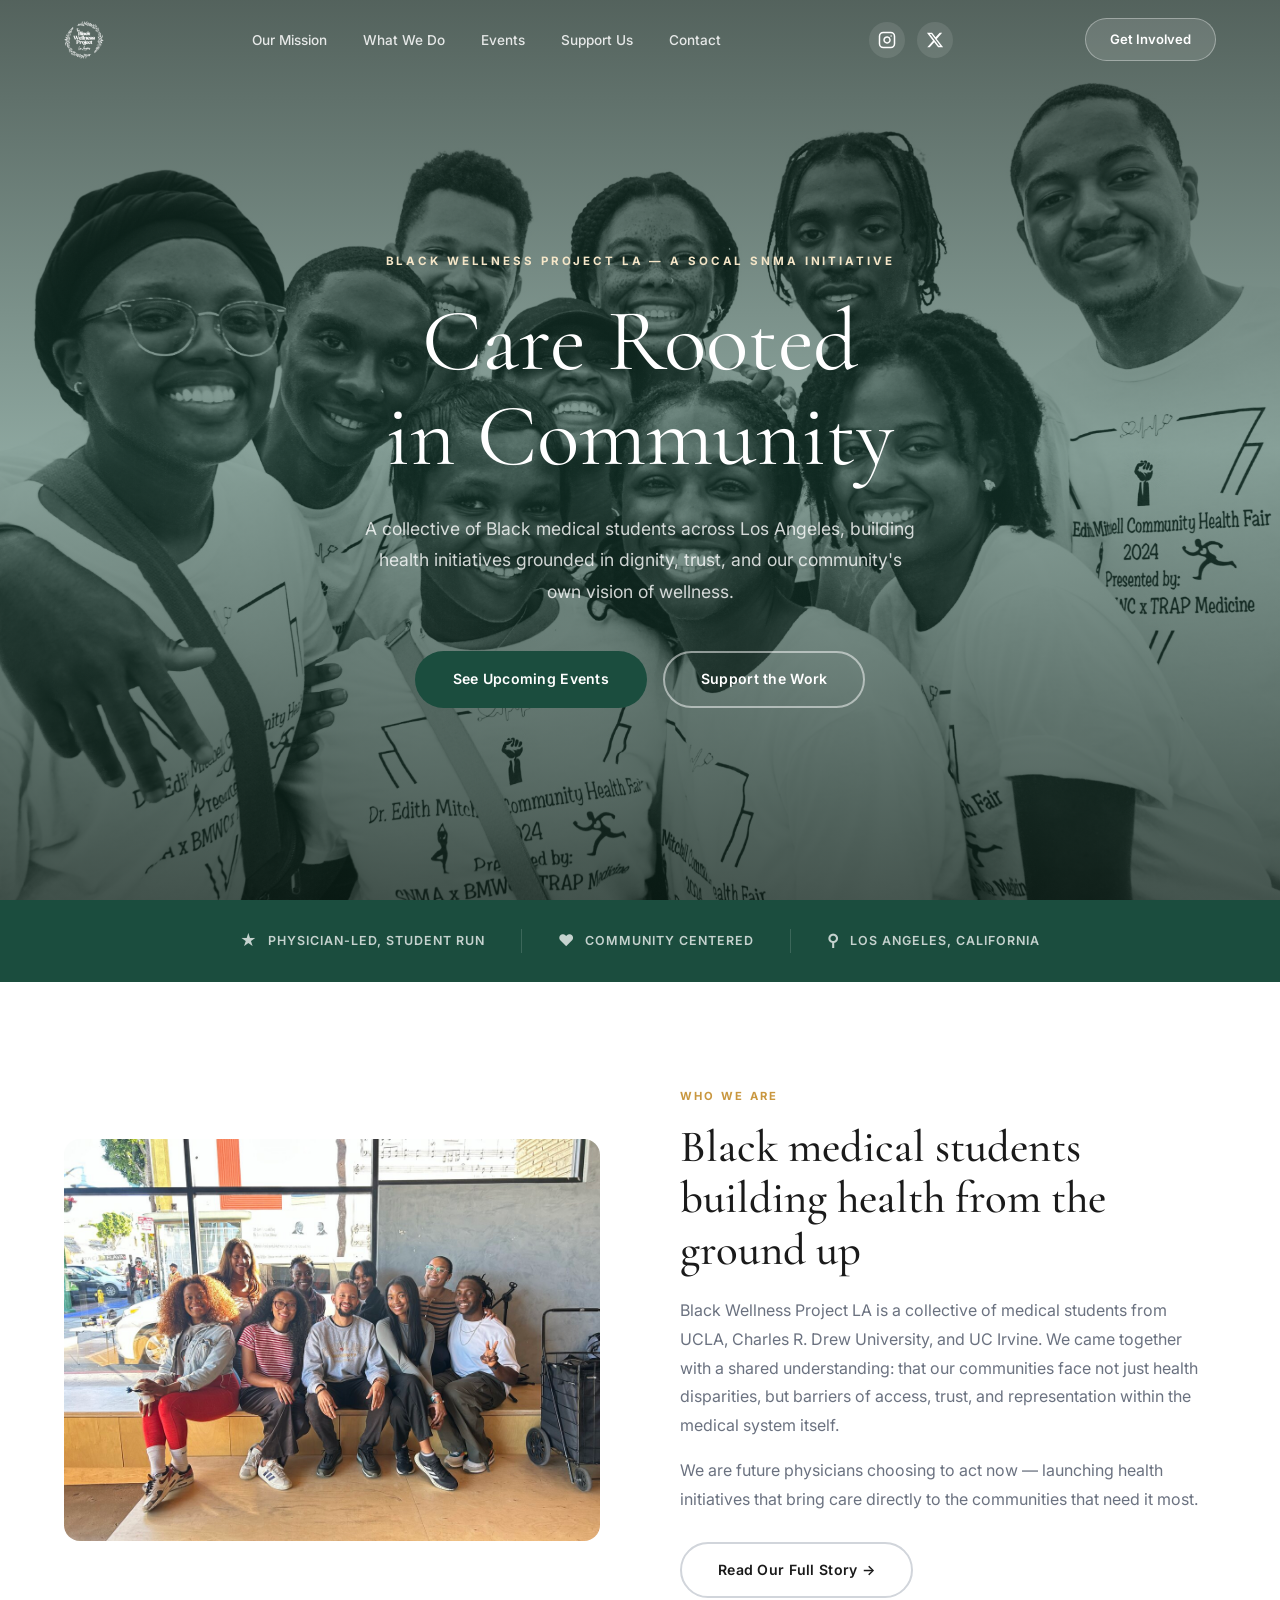
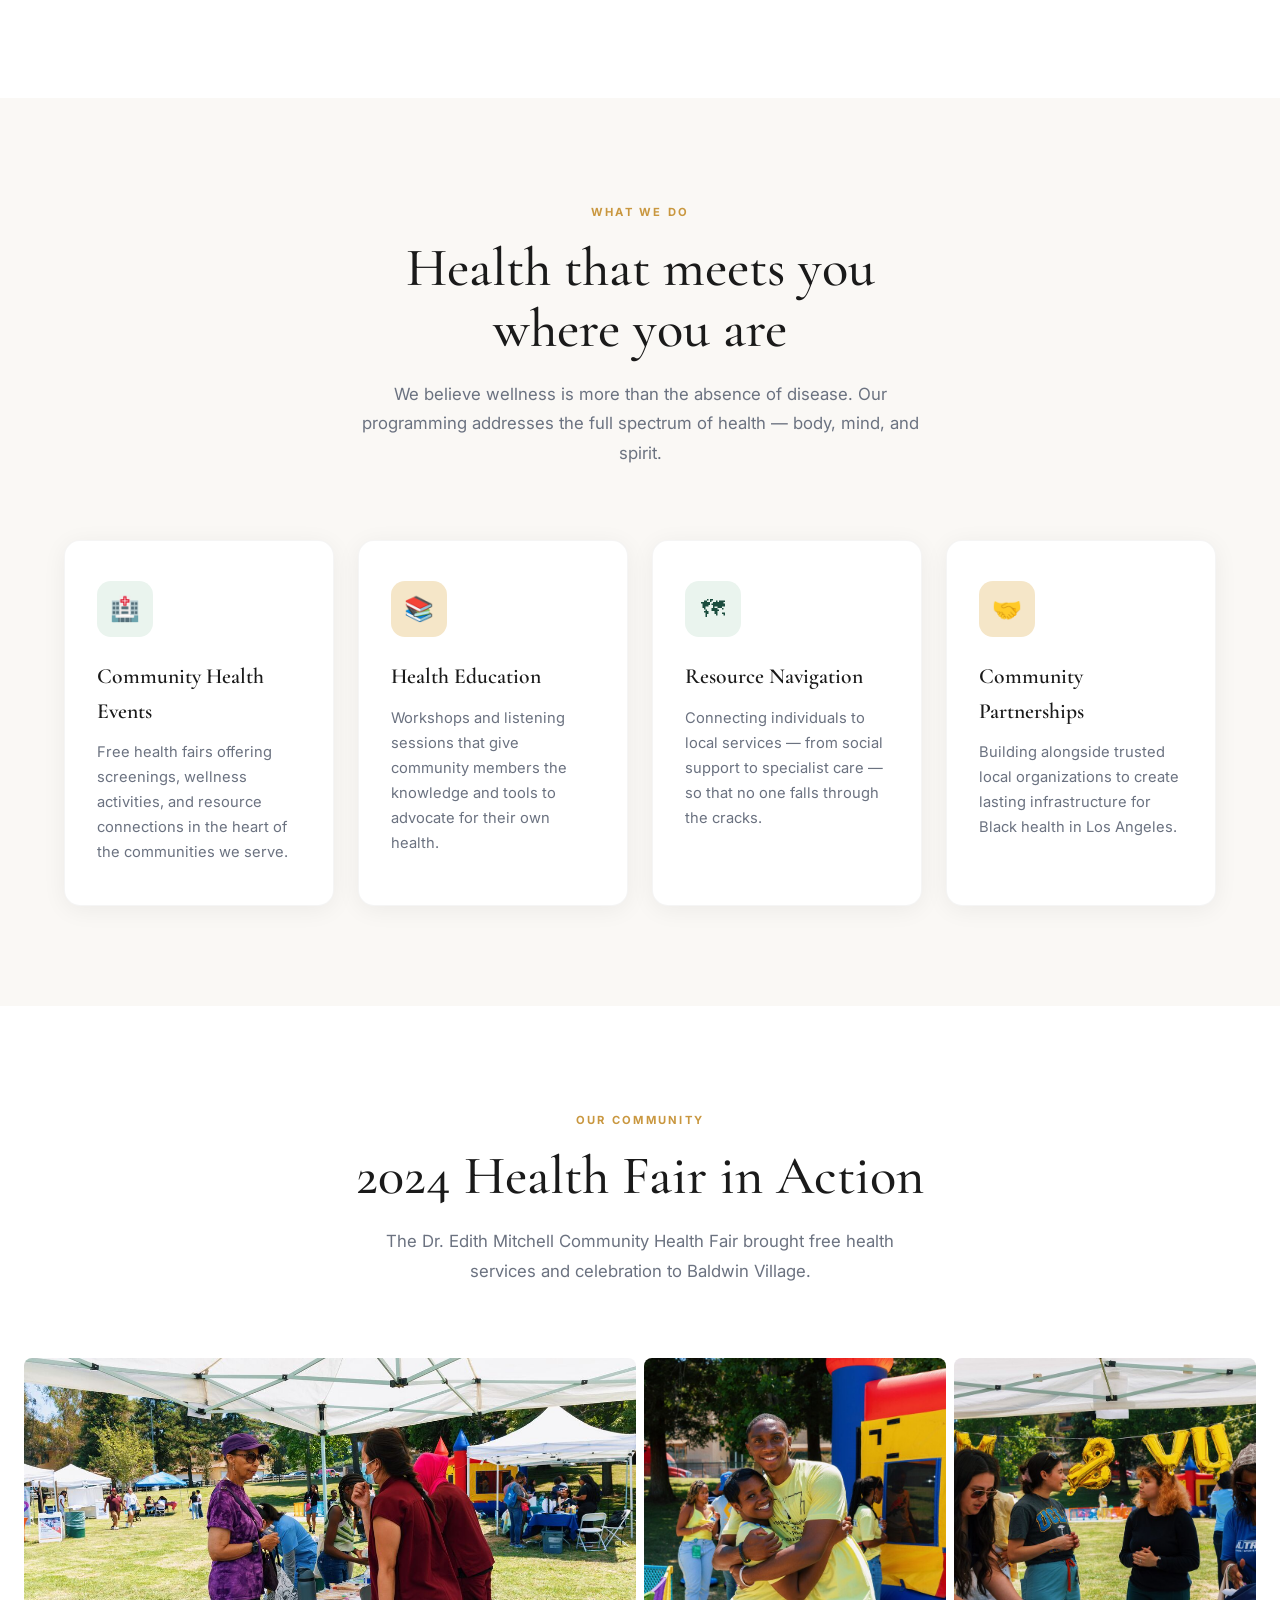
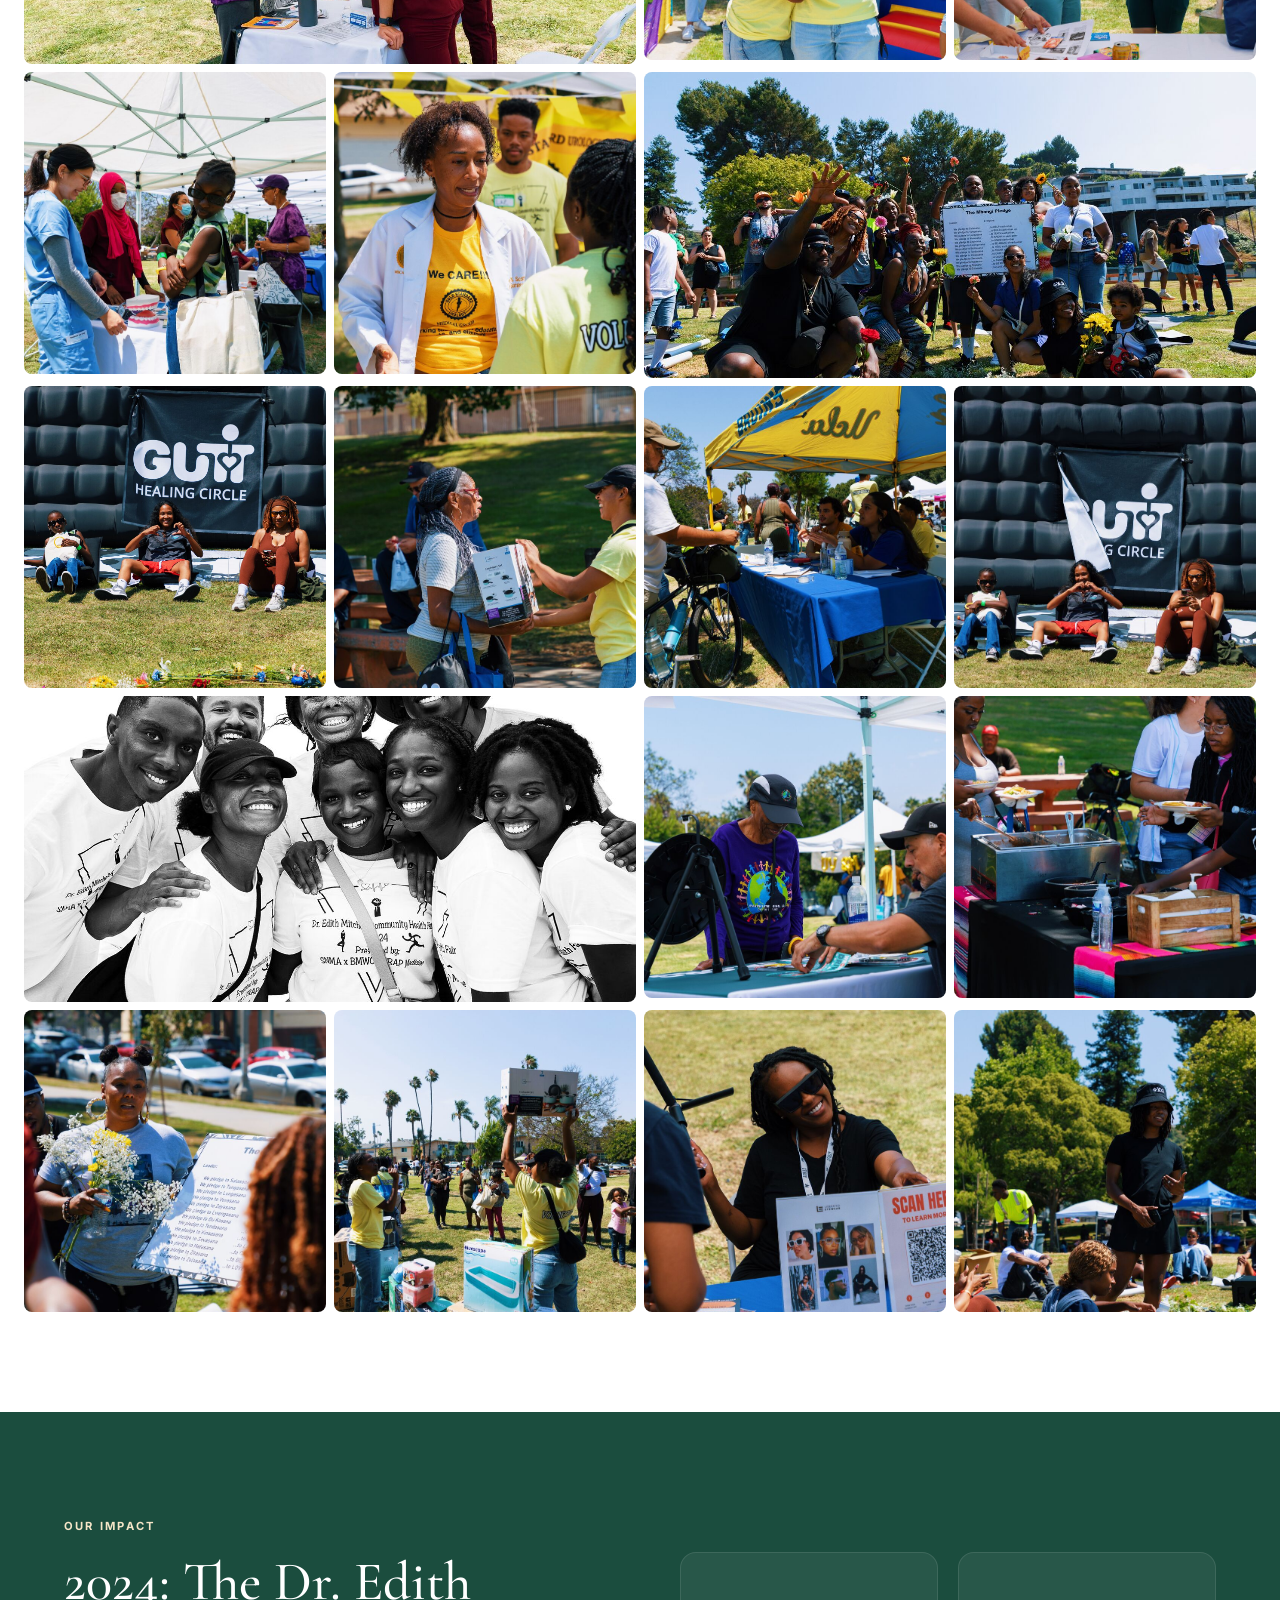
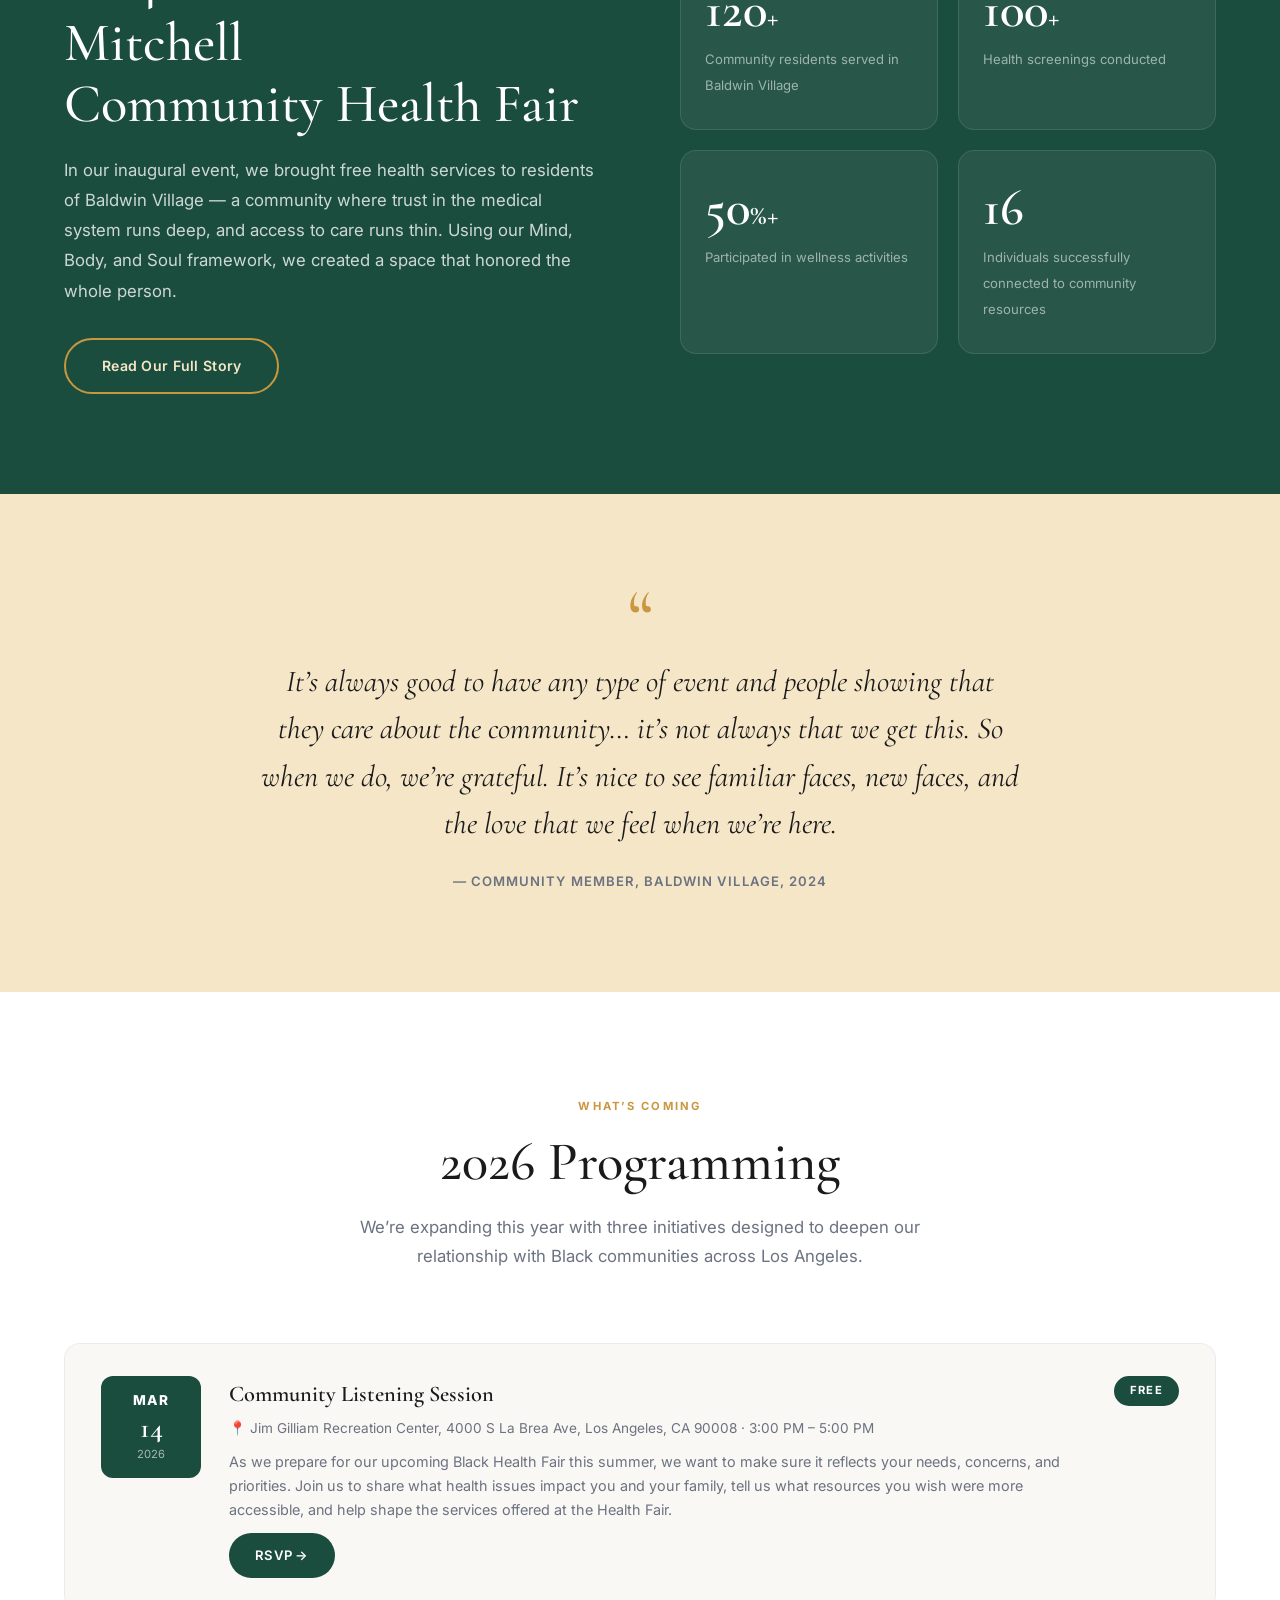
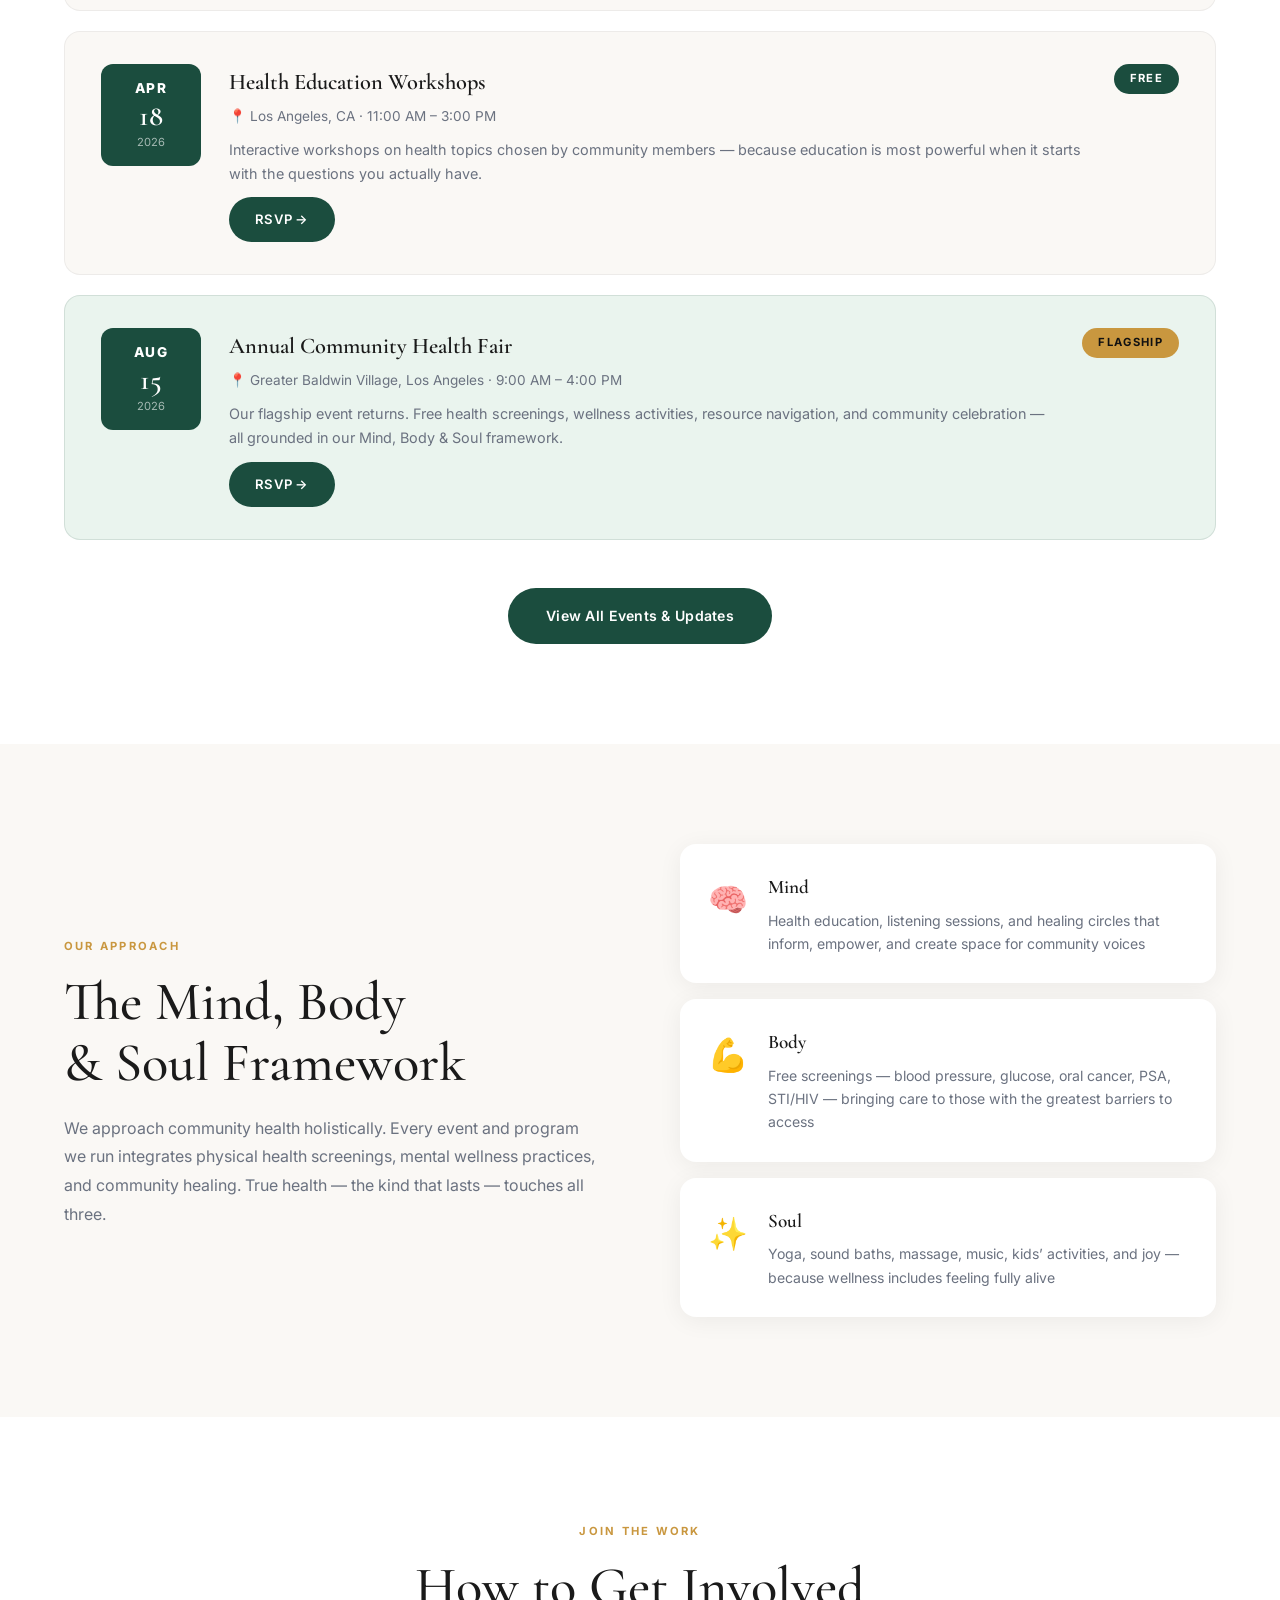
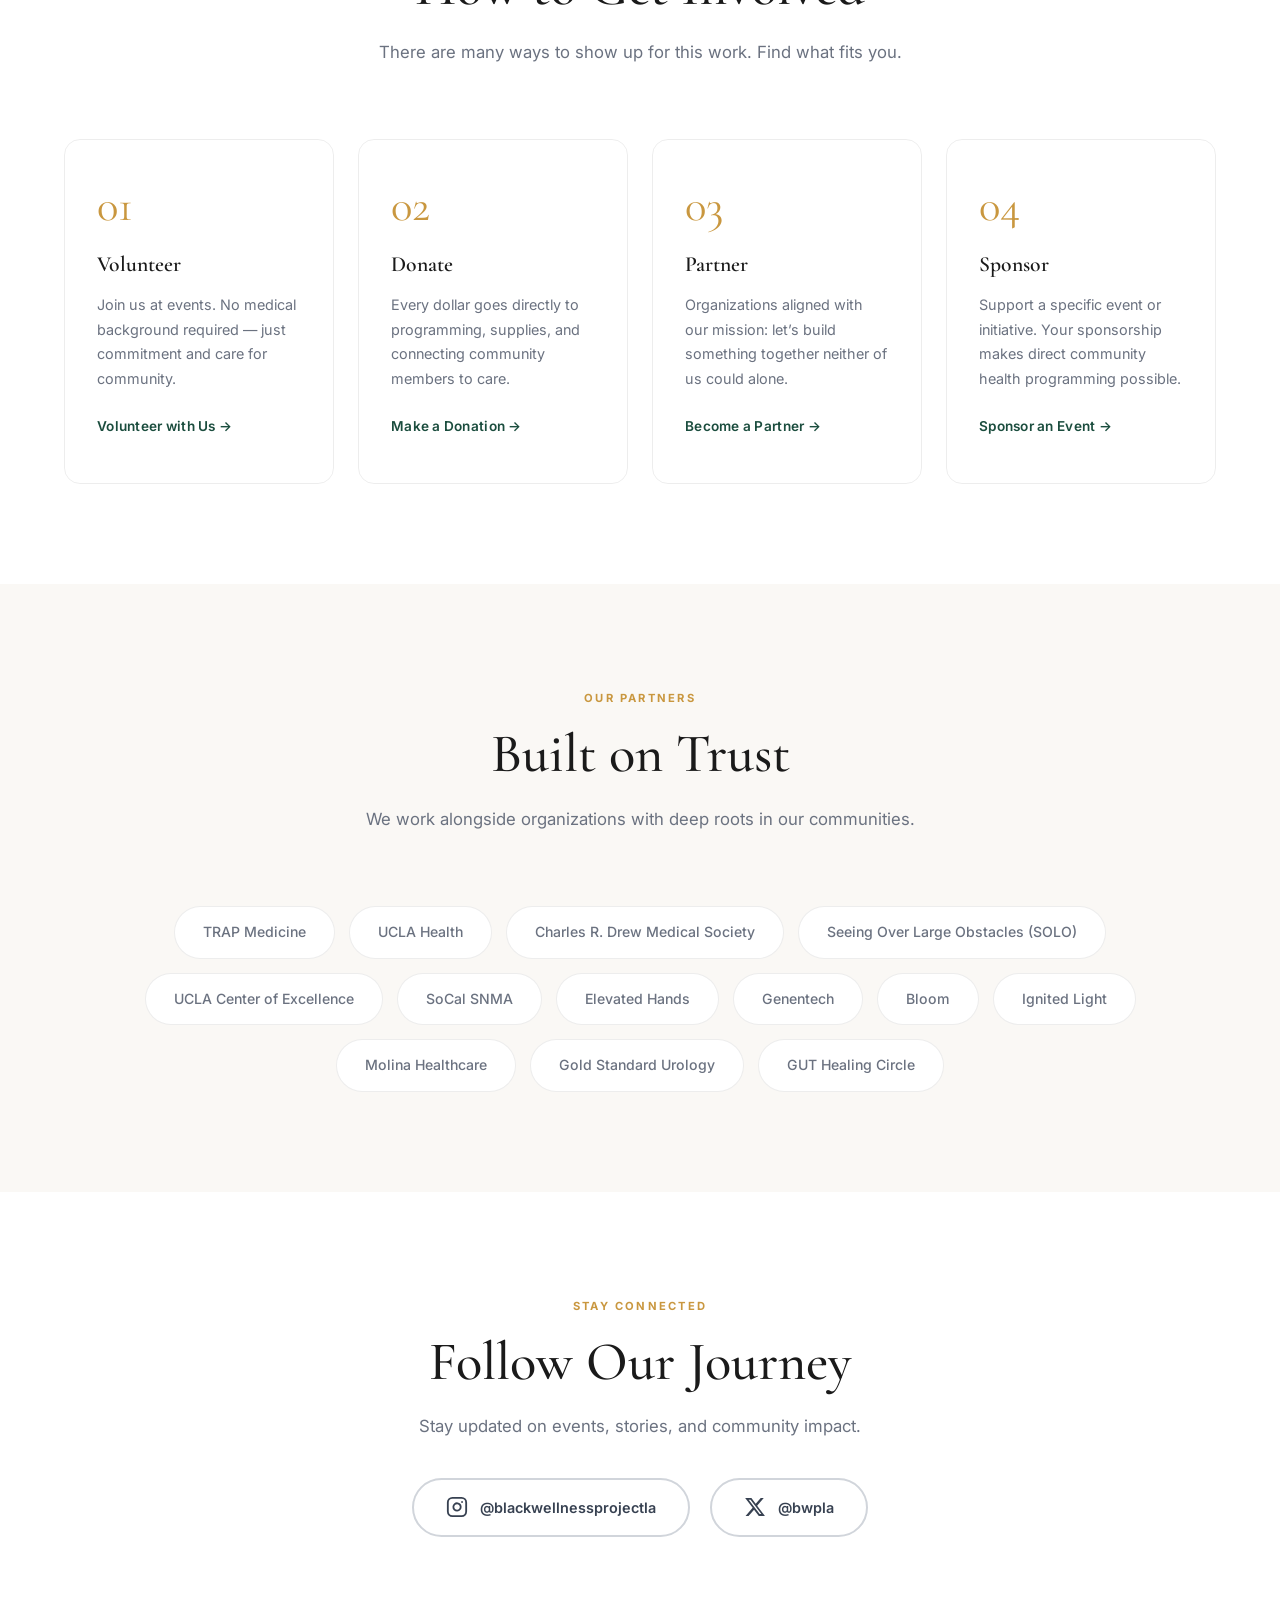
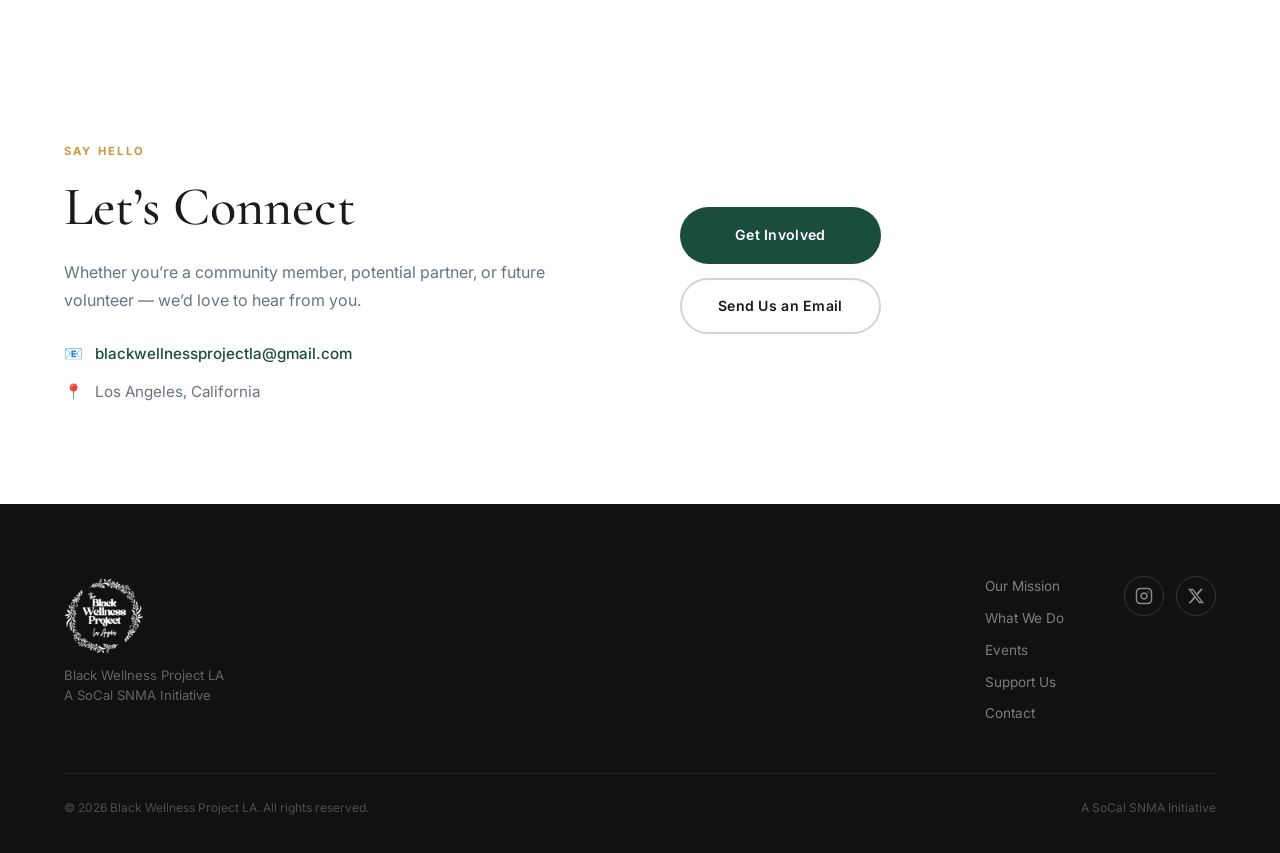
<file: index.html>
<!DOCTYPE html>
<html lang="en">
<head>
  <meta charset="UTF-8" />
  <meta name="viewport" content="width=device-width, initial-scale=1.0" />
  <title>Black Wellness Project LA — Care Rooted in Community</title>
  <meta name="description" content="Black Wellness Project LA is a collective of medical students dedicated to improving health outcomes for the Black community in Los Angeles." />
  <link rel="preconnect" href="https://fonts.googleapis.com" />
  <link rel="preconnect" href="https://fonts.gstatic.com" crossorigin />
  <link href="https://fonts.googleapis.com/css2?family=Cormorant+Garamond:ital,wght@0,300;0,400;0,500;0,600;1,400&family=Inter:wght@300;400;500;600;700&display=swap" rel="stylesheet" />
  <link rel="stylesheet" href="styles.css" />
  <link rel="icon" type="image/x-icon" href="favicon.ico" />
  <link rel="icon" type="image/png" sizes="32x32" href="favicon-32.png" />
  <link rel="apple-touch-icon" sizes="180x180" href="apple-touch-icon.png" />
  <meta property="og:image" content="assets/images/og-image.png" />
  <meta property="og:type" content="website" />
</head>
<body>

  <!-- ==================== NAVIGATION ==================== -->
  <nav class="nav" id="nav">
    <div class="nav-container">
      <a href="index.html" class="nav-logo">
        <img src="assets/images/logo-nav.png" alt="BWP-LA Logo" style="height: 40px; width: auto; vertical-align: middle;">
      </a>
      <button class="nav-toggle" id="navToggle" aria-label="Toggle menu">
        <span></span><span></span><span></span>
      </button>
      <ul class="nav-links" id="navLinks">
        <li><a href="mission.html">Our Mission</a></li>
        <li><a href="what-we-do.html">What We Do</a></li>
        <li><a href="events.html">Events</a></li>
        <li><a href="support.html">Support Us</a></li>
        <li><a href="contact.html">Contact</a></li>
      </ul>
      <div class="nav-social">
        <a href="https://www.instagram.com/blackwellnessprojectla/" target="_blank" rel="noopener" aria-label="Instagram">
          <svg width="18" height="18" viewBox="0 0 24 24" fill="none" stroke="currentColor" stroke-width="2" stroke-linecap="round" stroke-linejoin="round"><rect x="2" y="2" width="20" height="20" rx="5" ry="5"/><path d="M16 11.37A4 4 0 1 1 12.63 8 4 4 0 0 1 16 11.37z"/><line x1="17.5" y1="6.5" x2="17.51" y2="6.5"/></svg>
        </a>
        <a href="https://twitter.com/bwpla" target="_blank" rel="noopener" aria-label="Twitter/X">
          <svg width="18" height="18" viewBox="0 0 24 24" fill="currentColor"><path d="M18.244 2.25h3.308l-7.227 8.26 8.502 11.24H16.17l-5.214-6.817L4.99 21.75H1.68l7.73-8.835L1.254 2.25H8.08l4.713 6.231zm-1.161 17.52h1.833L7.084 4.126H5.117z"/></svg>
        </a>
      </div>
      <a href="support.html" class="nav-cta">Get Involved</a>
    </div>
  </nav>

  <!-- ==================== HERO ==================== -->
  <section class="hero" id="home">
    <div class="hero-bg">
      <img src="assets/images/hero.JPG" alt="Community members at the 2024 Dr. Edith Mitchell Community Health Fair in Baldwin Village, Los Angeles" class="hero-img" />
      <div class="hero-overlay"></div>
    </div>
    <div class="hero-content">
      <span class="hero-eyebrow">Black Wellness Project LA &mdash; A SoCal SNMA Initiative</span>
      <h1 class="hero-heading">Care Rooted<br>in Community</h1>
      <p class="hero-sub">A collective of Black medical students across Los Angeles, building health initiatives grounded in dignity, trust, and our community's own vision of wellness.</p>
      <div class="hero-actions">
        <a href="events.html" class="btn btn-primary">See Upcoming Events</a>
        <a href="support.html" class="btn btn-outline-light">Support the Work</a>
      </div>
    </div>
  </section>

  <!-- ==================== CREDIBILITY BAR ==================== -->
  <div class="cred-bar">
    <div class="cred-bar-inner">
      <div class="cred-item">
        <span class="cred-icon">&starf;</span>
        <span>Physician-Led, Student Run</span>
      </div>
      <div class="cred-divider"></div>
      <div class="cred-item">
        <span class="cred-icon">&hearts;</span>
        <span>Community Centered</span>
      </div>
      <div class="cred-divider"></div>
      <div class="cred-item">
        <span class="cred-icon">&#9906;</span>
        <span>Los Angeles, California</span>
      </div>
    </div>
  </div>

  <!-- ==================== ABOUT / INTRO SPLIT ==================== -->
  <section class="section" id="about">
    <div class="container">
      <div class="about-split fade-in">
        <div class="about-img-wrap">
          <img src="assets/images/gallery/team-2026.jpg" alt="The 2026 BWP-LA team at their first planning meeting" />
        </div>
        <div class="about-text">
          <span class="section-label">Who We Are</span>
          <h2>Black medical students building health from the ground up</h2>
          <p>Black Wellness Project LA is a collective of medical students from UCLA, Charles R. Drew University, and UC Irvine. We came together with a shared understanding: that our communities face not just health disparities, but barriers of access, trust, and representation within the medical system itself.</p>
          <p>We are future physicians choosing to act now — launching health initiatives that bring care directly to the communities that need it most.</p>
          <a href="mission.html" class="btn btn-outline-dark" style="margin-top: 12px;">Read Our Full Story &rarr;</a>
        </div>
      </div>
    </div>
  </section>

  <!-- ==================== WHAT WE DO ==================== -->
  <section class="section what-we-do" id="what-we-do">
    <div class="container">
      <div class="section-header fade-in">
        <span class="section-label">What We Do</span>
        <h2 class="section-title">Health that meets you<br>where you are</h2>
        <p class="section-sub">We believe wellness is more than the absence of disease. Our programming addresses the full spectrum of health — body, mind, and spirit.</p>
      </div>
      <div class="cards-grid">
        <div class="card fade-in">
          <div class="card-icon" style="background:#EAF4EE; color:#1B4D3E;">&#x1F3E5;</div>
          <h3 class="card-title">Community Health Events</h3>
          <p class="card-text">Free health fairs offering screenings, wellness activities, and resource connections in the heart of the communities we serve.</p>
        </div>
        <div class="card fade-in">
          <div class="card-icon" style="background:#F5E6C8; color:#8B6914;">&#x1F4DA;</div>
          <h3 class="card-title">Health Education</h3>
          <p class="card-text">Workshops and listening sessions that give community members the knowledge and tools to advocate for their own health.</p>
        </div>
        <div class="card fade-in">
          <div class="card-icon" style="background:#EAF4EE; color:#1B4D3E;">&#x1F5FA;</div>
          <h3 class="card-title">Resource Navigation</h3>
          <p class="card-text">Connecting individuals to local services — from social support to specialist care — so that no one falls through the cracks.</p>
        </div>
        <div class="card fade-in">
          <div class="card-icon" style="background:#F5E6C8; color:#8B6914;">&#x1F91D;</div>
          <h3 class="card-title">Community Partnerships</h3>
          <p class="card-text">Building alongside trusted local organizations to create lasting infrastructure for Black health in Los Angeles.</p>
        </div>
      </div>
    </div>
  </section>

  <!-- ==================== PHOTO GALLERY ==================== -->
  <section class="section gallery" id="gallery">
    <div class="container-wide">
      <div class="section-header fade-in">
        <span class="section-label">Our Community</span>
        <h2 class="section-title">2024 Health Fair in Action</h2>
        <p class="section-sub">The Dr. Edith Mitchell Community Health Fair brought free health services and celebration to Baldwin Village.</p>
      </div>
      <div class="gallery-grid fade-in">
        <!-- Row 1: Wide hero shot + 2 smaller -->
        <div class="gallery-item wide">
          <img src="assets/images/gallery/fair-wide-view.jpg" alt="Wide view of the health fair with vendor tents, bounce house, and community members at Baldwin Village park" />
        </div>
        <div class="gallery-item">
          <img src="assets/images/gallery/volunteers-hug-bounce-house.jpg" alt="Two BWP-LA volunteers embracing joyfully in front of the bounce house" />
        </div>
        <div class="gallery-item">
          <img src="assets/images/gallery/uv-me-booth.jpg" alt="UCLA medical students engaging community members at the UV and ME skin health booth with gold balloons" />
        </div>
        <!-- Row 2 -->
        <div class="gallery-item">
          <img src="assets/images/gallery/dental-health-booth.jpg" alt="Medical students in scrubs teaching dental health at a community screening booth" />
        </div>
        <div class="gallery-item">
          <img src="assets/images/gallery/gold-standard-urology-doc.jpg" alt="Gold Standard Urology physician in white coat connecting with a volunteer at the health fair" />
        </div>
        <div class="gallery-item wide">
          <img src="assets/images/gallery/mbongi-pledge-group.jpg" alt="Community members celebrating with flowers during the Mbongi Pledge ceremony" />
        </div>
        <!-- Row 3 -->
        <div class="gallery-item">
          <img src="assets/images/gallery/gut-healing-circle.jpg" alt="Community members seated in front of the GUT Healing Circle inflatable" />
        </div>
        <div class="gallery-item">
          <img src="assets/images/gallery/giveaway-cookware.jpg" alt="Volunteer handing a cookware prize to a smiling community member" />
        </div>
        <div class="gallery-item">
          <img src="assets/images/gallery/molina-healthcare-booth.jpg" alt="Molina Healthcare partner booth with community members receiving health information" />
        </div>
        <div class="gallery-item">
          <img src="assets/images/gallery/healing-circle-heart-hands.jpg" alt="Young attendees making heart shapes with their hands at the GUT Healing Circle" />
        </div>
        <!-- Row 4: Wide + smaller -->
        <div class="gallery-item wide">
          <img src="assets/images/gallery/team-health-fair-bw.jpg" alt="The BWP-LA team in matching Dr. Edith Mitchell Health Fair shirts, black and white group photo" />
        </div>
        <div class="gallery-item">
          <img src="assets/images/gallery/spinning-wheel-booth.jpg" alt="Community member playing the spinning wheel prize game at a partner booth" />
        </div>
        <div class="gallery-item">
          <img src="assets/images/gallery/community-food-service.jpg" alt="Volunteers and community members sharing a meal at the health fair food station" />
        </div>
        <!-- Row 5 -->
        <div class="gallery-item">
          <img src="assets/images/gallery/pledge-leader-flowers.jpg" alt="Pledge ceremony leader holding flowers and reading from the Mbongi Pledge" />
        </div>
        <div class="gallery-item">
          <img src="assets/images/gallery/giveaway-celebration.jpg" alt="Volunteer holding up a prize box while crowd celebrates at the raffle giveaway" />
        </div>
        <div class="gallery-item">
          <img src="assets/images/gallery/skin-health-booth.jpg" alt="Dermatology education booth with Scan Here QR code for skin health resources" />
        </div>
        <div class="gallery-item">
          <img src="assets/images/gallery/healing-circle-facilitator.jpg" alt="Healing circle facilitator speaking to seated community members in the park" />
        </div>
      </div>
    </div>
  </section>

  <!-- ==================== IMPACT ==================== -->
  <section class="section impact" id="impact">
    <div class="container">
      <div class="impact-inner fade-in">
        <div class="impact-text">
          <span class="section-label light">Our Impact</span>
          <h2 class="section-title light">2024: The Dr. Edith Mitchell<br>Community Health Fair</h2>
          <p class="impact-description">In our inaugural event, we brought free health services to residents of Baldwin Village — a community where trust in the medical system runs deep, and access to care runs thin. Using our Mind, Body, and Soul framework, we created a space that honored the whole person.</p>
          <a href="mission.html" class="btn btn-outline-gold">Read Our Full Story</a>
        </div>
        <div class="impact-stats">
          <div class="stat-card">
            <span class="stat-number">120<span class="stat-plus">+</span></span>
            <span class="stat-label">Community residents served in Baldwin Village</span>
          </div>
          <div class="stat-card">
            <span class="stat-number">100<span class="stat-plus">+</span></span>
            <span class="stat-label">Health screenings conducted</span>
          </div>
          <div class="stat-card">
            <span class="stat-number">50<span class="stat-plus">%+</span></span>
            <span class="stat-label">Participated in wellness activities</span>
          </div>
          <div class="stat-card">
            <span class="stat-number">16</span>
            <span class="stat-label">Individuals successfully connected to community resources</span>
          </div>
        </div>
      </div>
    </div>
  </section>

  <!-- ==================== COMMUNITY VOICE ==================== -->
  <section class="section community-voice">
    <div class="container">
      <div class="quote-block fade-in">
        <span class="quote-mark">&ldquo;</span>
        <p class="quote-text">It&rsquo;s always good to have any type of event and people showing that they care about the community&hellip; it&rsquo;s not always that we get this. So when we do, we&rsquo;re grateful. It&rsquo;s nice to see familiar faces, new faces, and the love that we feel when we&rsquo;re here.</p>
        <p class="quote-attr">— Community member, Baldwin Village, 2024</p>
      </div>
    </div>
  </section>

  <!-- ==================== UPCOMING EVENTS ==================== -->
  <section class="section events" id="events">
    <div class="container">
      <div class="section-header fade-in">
        <span class="section-label">What&rsquo;s Coming</span>
        <h2 class="section-title">2026 Programming</h2>
        <p class="section-sub">We&rsquo;re expanding this year with three initiatives designed to deepen our relationship with Black communities across Los Angeles.</p>
      </div>

      <div class="events-list" id="eventsContainer">
        <!-- Events loaded from events.json -->
      </div>

      <div class="events-cta fade-in">
        <a href="events.html" class="btn btn-primary">View All Events &amp; Updates</a>
      </div>
    </div>
  </section>

  <!-- ==================== MIND BODY SOUL ==================== -->
  <section class="section framework" id="framework">
    <div class="container">
      <div class="framework-inner fade-in">
        <div class="framework-text">
          <span class="section-label">Our Approach</span>
          <h2 class="section-title">The Mind, Body<br>&amp; Soul Framework</h2>
          <p>We approach community health holistically. Every event and program we run integrates physical health screenings, mental wellness practices, and community healing. True health — the kind that lasts — touches all three.</p>
        </div>
        <div class="framework-pillars">
          <div class="pillar">
            <span class="pillar-icon">&#x1F9E0;</span>
            <div>
              <h4>Mind</h4>
              <p>Health education, listening sessions, and healing circles that inform, empower, and create space for community voices</p>
            </div>
          </div>
          <div class="pillar">
            <span class="pillar-icon">&#x1F4AA;</span>
            <div>
              <h4>Body</h4>
              <p>Free screenings — blood pressure, glucose, oral cancer, PSA, STI/HIV — bringing care to those with the greatest barriers to access</p>
            </div>
          </div>
          <div class="pillar">
            <span class="pillar-icon">&#x2728;</span>
            <div>
              <h4>Soul</h4>
              <p>Yoga, sound baths, massage, music, kids&rsquo; activities, and joy — because wellness includes feeling fully alive</p>
            </div>
          </div>
        </div>
      </div>
    </div>
  </section>

  <!-- ==================== GET INVOLVED ==================== -->
  <section class="section get-involved" id="get-involved">
    <div class="container">
      <div class="section-header fade-in">
        <span class="section-label">Join the Work</span>
        <h2 class="section-title">How to Get Involved</h2>
        <p class="section-sub">There are many ways to show up for this work. Find what fits you.</p>
      </div>
      <div class="involve-grid">
        <div class="involve-card fade-in">
          <div class="involve-number">01</div>
          <h3>Volunteer</h3>
          <p>Join us at events. No medical background required — just commitment and care for community.</p>
          <a href="support.html#volunteer" class="involve-link">Volunteer with Us &rarr;</a>
        </div>
        <div class="involve-card fade-in">
          <div class="involve-number">02</div>
          <h3>Donate</h3>
          <p>Every dollar goes directly to programming, supplies, and connecting community members to care.</p>
          <a href="support.html#donate" class="involve-link">Make a Donation &rarr;</a>
        </div>
        <div class="involve-card fade-in">
          <div class="involve-number">03</div>
          <h3>Partner</h3>
          <p>Organizations aligned with our mission: let&rsquo;s build something together neither of us could alone.</p>
          <a href="support.html#partner" class="involve-link">Become a Partner &rarr;</a>
        </div>
        <div class="involve-card fade-in">
          <div class="involve-number">04</div>
          <h3>Sponsor</h3>
          <p>Support a specific event or initiative. Your sponsorship makes direct community health programming possible.</p>
          <a href="support.html#sponsor" class="involve-link">Sponsor an Event &rarr;</a>
        </div>
      </div>
    </div>
  </section>

  <!-- ==================== PARTNERS ==================== -->
  <section class="section partners">
    <div class="container">
      <div class="section-header fade-in">
        <span class="section-label">Our Partners</span>
        <h2 class="section-title">Built on Trust</h2>
        <p class="section-sub">We work alongside organizations with deep roots in our communities.</p>
      </div>
      <div class="partners-list fade-in">
        <div class="partner-item">TRAP Medicine</div>
        <div class="partner-item">UCLA Health</div>
        <div class="partner-item">Charles R. Drew Medical Society</div>
        <div class="partner-item">Seeing Over Large Obstacles (SOLO)</div>
        <div class="partner-item">UCLA Center of Excellence</div>
        <div class="partner-item">SoCal SNMA</div>
        <div class="partner-item">Elevated Hands</div>
        <div class="partner-item">Genentech</div>
        <div class="partner-item">Bloom</div>
        <div class="partner-item">Ignited Light</div>
        <div class="partner-item">Molina Healthcare</div>
        <div class="partner-item">Gold Standard Urology</div>
        <div class="partner-item">GUT Healing Circle</div>
      </div>
    </div>
  </section>

  <!-- ==================== FOLLOW US / SOCIAL ==================== -->
  <section class="section social-section">
    <div class="container">
      <div class="social-inner fade-in">
        <span class="section-label">Stay Connected</span>
        <h2 class="section-title">Follow Our Journey</h2>
        <p class="section-sub" style="margin: 0 auto 12px;">Stay updated on events, stories, and community impact.</p>
        <div class="social-links">
          <a href="https://www.instagram.com/blackwellnessprojectla/" target="_blank" rel="noopener" class="social-link">
            <svg width="22" height="22" viewBox="0 0 24 24" fill="none" stroke="currentColor" stroke-width="2" stroke-linecap="round" stroke-linejoin="round"><rect x="2" y="2" width="20" height="20" rx="5" ry="5"/><path d="M16 11.37A4 4 0 1 1 12.63 8 4 4 0 0 1 16 11.37z"/><line x1="17.5" y1="6.5" x2="17.51" y2="6.5"/></svg>
            @blackwellnessprojectla
          </a>
          <a href="https://twitter.com/bwpla" target="_blank" rel="noopener" class="social-link">
            <svg width="22" height="22" viewBox="0 0 24 24" fill="currentColor"><path d="M18.244 2.25h3.308l-7.227 8.26 8.502 11.24H16.17l-5.214-6.817L4.99 21.75H1.68l7.73-8.835L1.254 2.25H8.08l4.713 6.231zm-1.161 17.52h1.833L7.084 4.126H5.117z"/></svg>
            @bwpla
          </a>
        </div>
      </div>
    </div>
  </section>

  <!-- ==================== CONTACT ==================== -->
  <section class="section contact" id="contact">
    <div class="container">
      <div class="contact-inner fade-in">
        <div class="contact-text">
          <span class="section-label">Say Hello</span>
          <h2 class="section-title">Let&rsquo;s Connect</h2>
          <p>Whether you&rsquo;re a community member, potential partner, or future volunteer — we&rsquo;d love to hear from you.</p>
          <div class="contact-details">
            <div class="contact-item">
              <span class="contact-icon">&#x1F4E7;</span>
              <a href="mailto:blackwellnessprojectla@gmail.com">blackwellnessprojectla@gmail.com</a>
            </div>
            <div class="contact-item">
              <span class="contact-icon">&#x1F4CD;</span>
              <span>Los Angeles, California</span>
            </div>
          </div>
        </div>
        <div class="contact-form-area">
          <div class="contact-ctas">
            <a href="support.html" class="btn btn-primary">Get Involved</a>
            <a href="mailto:blackwellnessprojectla@gmail.com" class="btn btn-outline-dark">Send Us an Email</a>
          </div>
        </div>
      </div>
    </div>
  </section>

  <!-- ==================== FOOTER ==================== -->
  <footer class="footer">
    <div class="container">
      <div class="footer-inner">
        <div class="footer-brand">
          <div>
            <img src="assets/images/logo-footer.png" alt="Black Wellness Project LA" style="height: 80px; width: auto; filter: brightness(0) invert(1);">
          </div>
          <p class="footer-tagline">Black Wellness Project LA<br>A SoCal SNMA Initiative</p>
        </div>
        <div class="footer-links">
          <a href="mission.html">Our Mission</a>
          <a href="what-we-do.html">What We Do</a>
          <a href="events.html">Events</a>
          <a href="support.html">Support Us</a>
          <a href="contact.html">Contact</a>
        </div>
        <div class="footer-social">
          <a href="https://www.instagram.com/blackwellnessprojectla/" target="_blank" rel="noopener" aria-label="Instagram">
            <svg width="18" height="18" viewBox="0 0 24 24" fill="none" stroke="currentColor" stroke-width="2" stroke-linecap="round" stroke-linejoin="round"><rect x="2" y="2" width="20" height="20" rx="5" ry="5"/><path d="M16 11.37A4 4 0 1 1 12.63 8 4 4 0 0 1 16 11.37z"/><line x1="17.5" y1="6.5" x2="17.51" y2="6.5"/></svg>
          </a>
          <a href="https://twitter.com/bwpla" target="_blank" rel="noopener" aria-label="Twitter/X">
            <svg width="18" height="18" viewBox="0 0 24 24" fill="currentColor"><path d="M18.244 2.25h3.308l-7.227 8.26 8.502 11.24H16.17l-5.214-6.817L4.99 21.75H1.68l7.73-8.835L1.254 2.25H8.08l4.713 6.231zm-1.161 17.52h1.833L7.084 4.126H5.117z"/></svg>
          </a>
        </div>
      </div>
      <div class="footer-bottom">
        <p>&copy; 2026 Black Wellness Project LA. All rights reserved.</p>
        <p>A SoCal SNMA Initiative</p>
      </div>
    </div>
  </footer>

  <!-- ==================== SCRIPTS ==================== -->
  <script>
    // ---- Sticky nav scroll effect ----
    const nav = document.getElementById('nav');
    window.addEventListener('scroll', () => {
      nav.classList.toggle('scrolled', window.scrollY > 60);
    });

    // ---- Mobile menu toggle ----
    const toggle = document.getElementById('navToggle');
    const links = document.getElementById('navLinks');
    toggle.addEventListener('click', () => links.classList.toggle('open'));
    links.querySelectorAll('a').forEach(link => {
      link.addEventListener('click', () => links.classList.remove('open'));
    });

    // ---- Hero image fallback ----
    const heroImg = document.querySelector('.hero-img');
    if (heroImg) {
      heroImg.onerror = function() {
        this.style.display = 'none';
        document.querySelector('.hero-bg').style.background =
          'linear-gradient(135deg, #0e281e 0%, #1B4D3E 60%, #2D6A4F 100%)';
      };
    }

    // ---- Scroll animations (fade-in) ----
    const observerOptions = { threshold: 0.1, rootMargin: '0px 0px -40px 0px' };
    const observer = new IntersectionObserver((entries) => {
      entries.forEach(entry => {
        if (entry.isIntersecting) {
          entry.target.classList.add('visible');
          observer.unobserve(entry.target);
        }
      });
    }, observerOptions);
    document.querySelectorAll('.fade-in').forEach(el => observer.observe(el));

    // ---- Load events from events.json ----
    async function loadEvents() {
      try {
        const res = await fetch('events.json');
        const events = await res.json();
        const container = document.getElementById('eventsContainer');
        if (!container) return;

        // Sort by date, show upcoming
        const now = new Date();
        const upcoming = events
          .filter(e => new Date(e.date) >= now || true) // show all for now
          .sort((a, b) => new Date(a.date) - new Date(b.date));

        container.innerHTML = upcoming.map(e => `
          <div class="event-item ${e.featured ? 'featured-event' : ''} fade-in">
            <div class="event-date">
              <span class="event-month">${e.month}</span>
              <span class="event-day">${e.day}</span>
              <span class="event-year">${e.year}</span>
            </div>
            <div class="event-info">
              <h3 class="event-name">${e.title}</h3>
              <p class="event-location">&#x1F4CD; ${e.location}${e.time ? ' &middot; ' + e.time : ''}</p>
              <p class="event-desc">${e.description}</p>
              ${e.rsvpLink ? `<a href="${e.rsvpLink}" class="btn btn-sm btn-primary event-rsvp">RSVP &rarr;</a>` : ''}
            </div>
            <div class="event-tag ${e.featured ? 'featured-tag' : ''}">${e.featured ? 'Flagship' : e.type === 'free' ? 'Free' : e.type}</div>
          </div>
        `).join('');

        // Re-observe new fade-in elements
        container.querySelectorAll('.fade-in').forEach(el => observer.observe(el));
      } catch (err) {
        console.log('Events will load when served from a web server');
      }
    }
    loadEvents();
  </script>
</body>
</html>
</file>
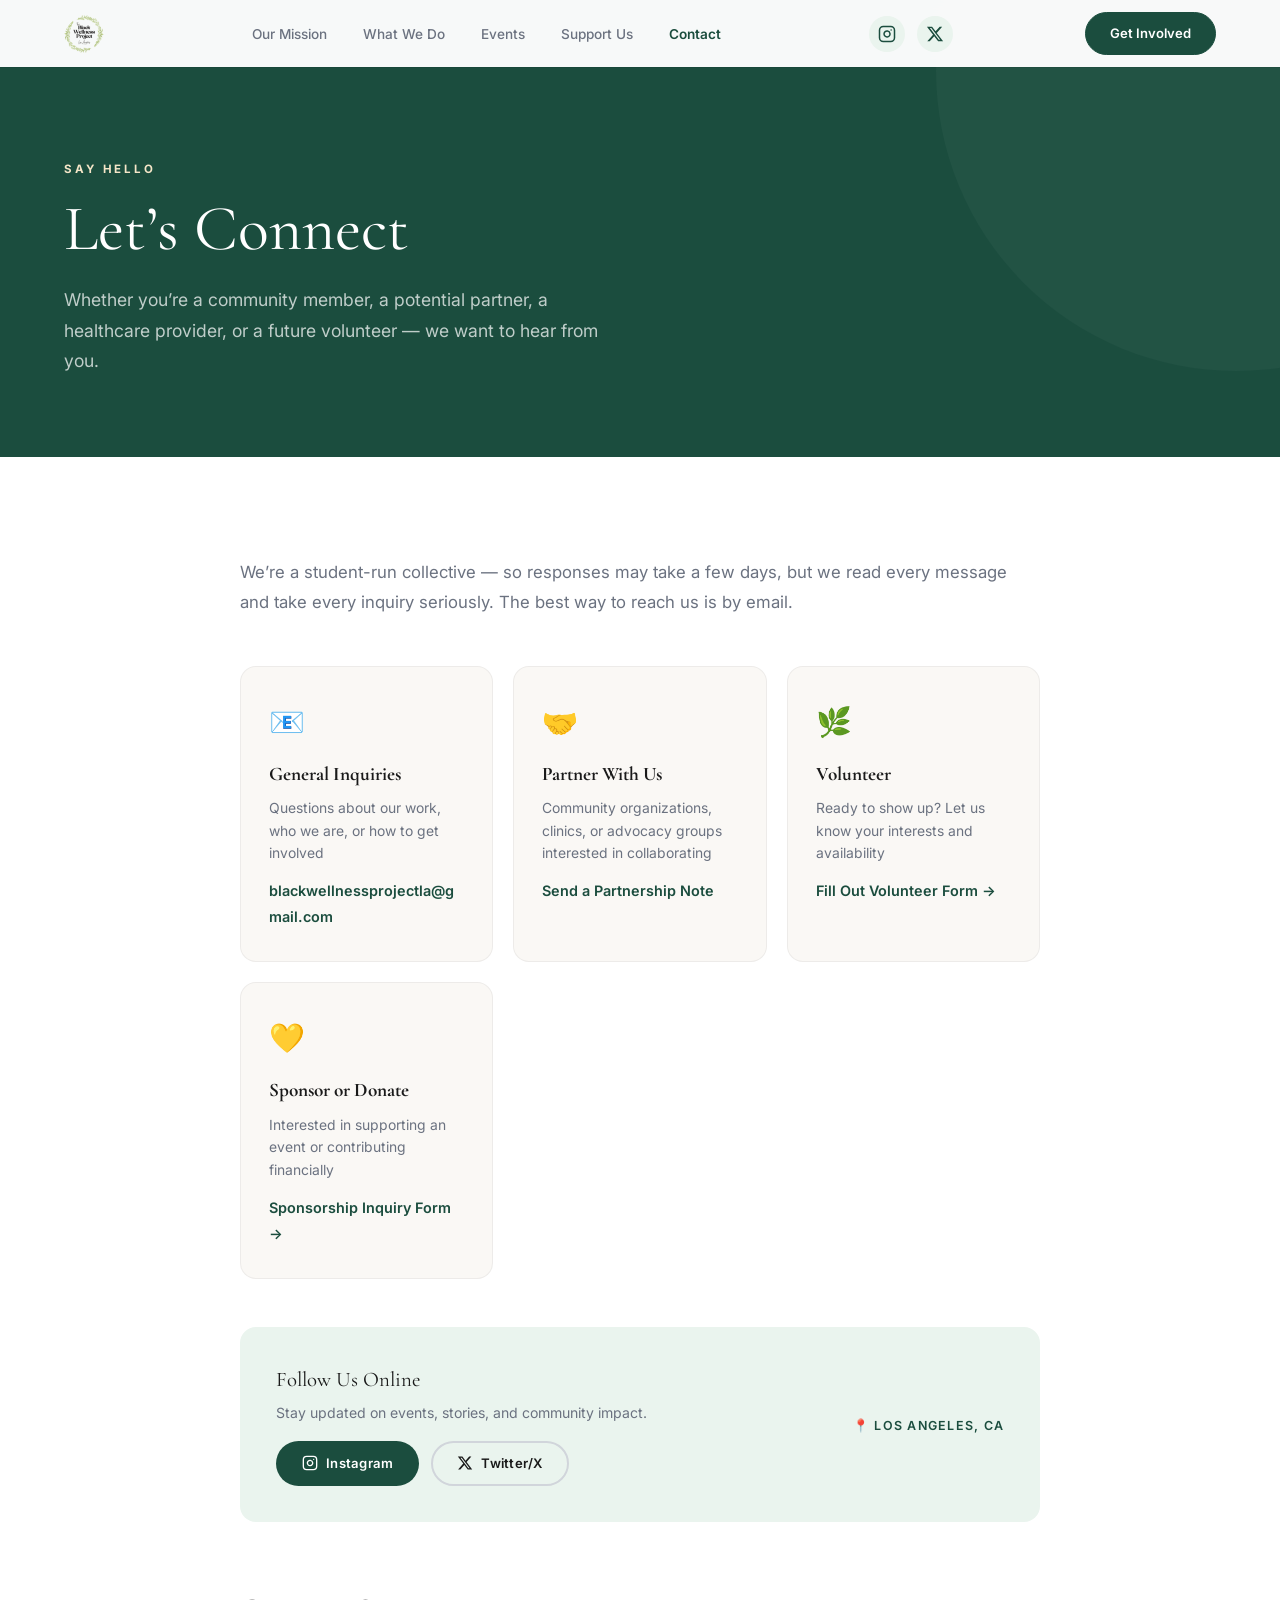
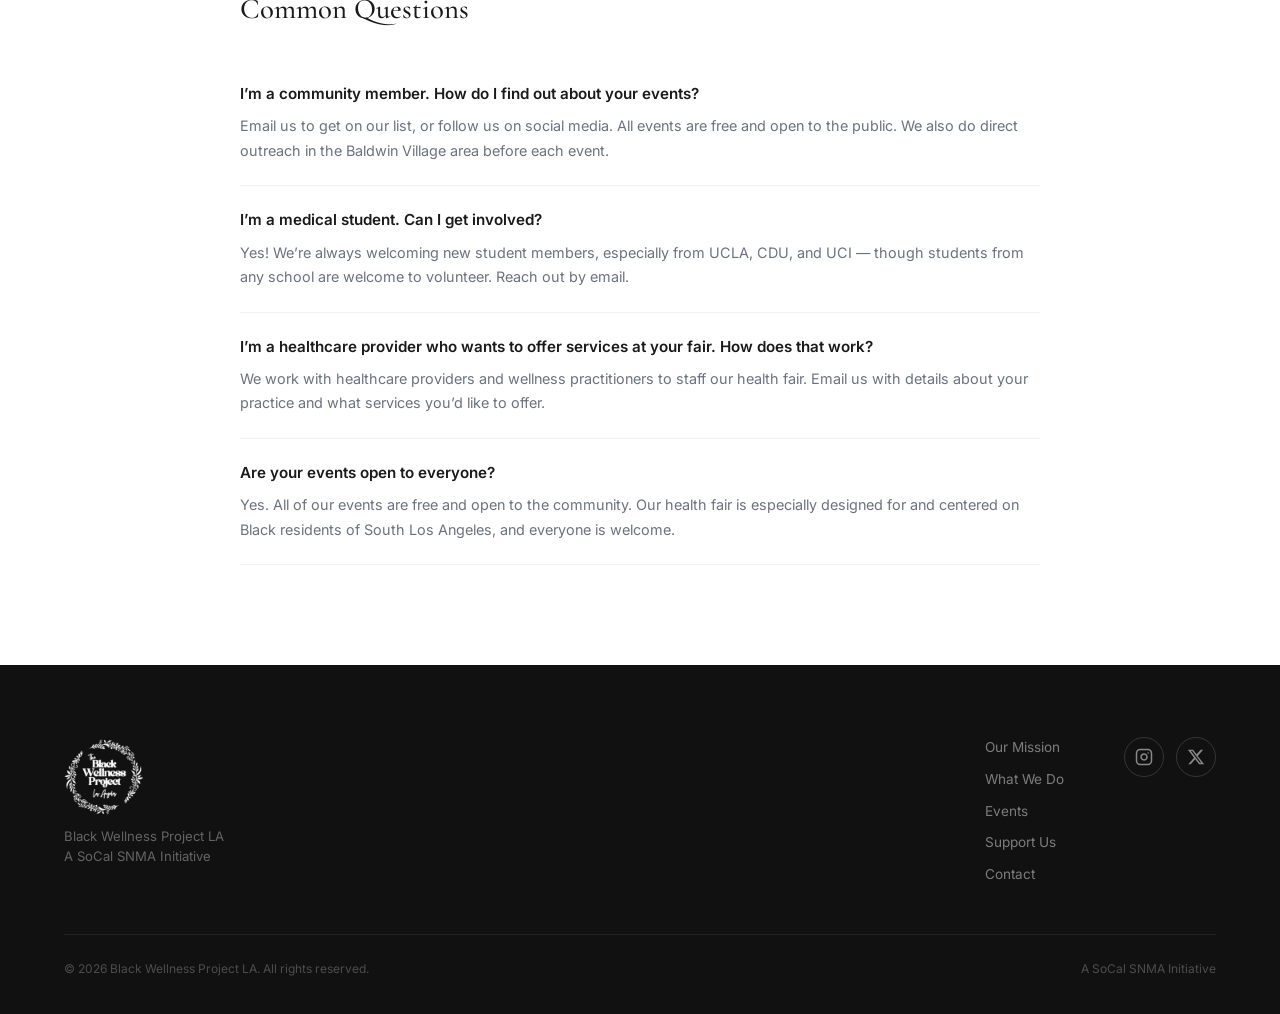
<file: contact.html>
<!DOCTYPE html>
<html lang="en">
<head>
  <meta charset="UTF-8" />
  <meta name="viewport" content="width=device-width, initial-scale=1.0" />
  <title>Contact — Black Wellness Project LA</title>
  <meta name="description" content="Get in touch with Black Wellness Project LA." />
  <link rel="preconnect" href="https://fonts.googleapis.com" />
  <link rel="preconnect" href="https://fonts.gstatic.com" crossorigin />
  <link href="https://fonts.googleapis.com/css2?family=Cormorant+Garamond:ital,wght@0,300;0,400;0,500;0,600;1,400&family=Inter:wght@300;400;500;600;700&display=swap" rel="stylesheet" />
  <link rel="stylesheet" href="styles.css" />
  <link rel="icon" type="image/x-icon" href="favicon.ico" />
  <link rel="icon" type="image/png" sizes="32x32" href="favicon-32.png" />
  <link rel="apple-touch-icon" sizes="180x180" href="apple-touch-icon.png" />
  <meta property="og:image" content="assets/images/og-image.png" />
  <meta property="og:type" content="website" />
</head>
<body>

  <!-- ==================== NAVIGATION ==================== -->
  <nav class="nav scrolled" id="nav">
    <div class="nav-container">
      <a href="index.html" class="nav-logo">
        <img src="assets/images/logo-nav.png" alt="BWP-LA Logo" style="height: 40px; width: auto; vertical-align: middle;">
      </a>
      <button class="nav-toggle" id="navToggle" aria-label="Toggle menu">
        <span style="background:var(--gray-900)"></span><span style="background:var(--gray-900)"></span><span style="background:var(--gray-900)"></span>
      </button>
      <ul class="nav-links" id="navLinks">
        <li><a href="mission.html">Our Mission</a></li>
        <li><a href="what-we-do.html">What We Do</a></li>
        <li><a href="events.html">Events</a></li>
        <li><a href="support.html">Support Us</a></li>
        <li><a href="contact.html" class="active">Contact</a></li>
      </ul>
      <div class="nav-social">
        <a href="https://www.instagram.com/blackwellnessprojectla/" target="_blank" rel="noopener" aria-label="Instagram">
          <svg width="18" height="18" viewBox="0 0 24 24" fill="none" stroke="currentColor" stroke-width="2" stroke-linecap="round" stroke-linejoin="round"><rect x="2" y="2" width="20" height="20" rx="5" ry="5"/><path d="M16 11.37A4 4 0 1 1 12.63 8 4 4 0 0 1 16 11.37z"/><line x1="17.5" y1="6.5" x2="17.51" y2="6.5"/></svg>
        </a>
        <a href="https://twitter.com/bwpla" target="_blank" rel="noopener" aria-label="Twitter/X">
          <svg width="18" height="18" viewBox="0 0 24 24" fill="currentColor"><path d="M18.244 2.25h3.308l-7.227 8.26 8.502 11.24H16.17l-5.214-6.817L4.99 21.75H1.68l7.73-8.835L1.254 2.25H8.08l4.713 6.231zm-1.161 17.52h1.833L7.084 4.126H5.117z"/></svg>
        </a>
      </div>
      <a href="support.html" class="nav-cta" style="background:var(--green-dark); color:var(--white); border-color:var(--green-dark)">Get Involved</a>
    </div>
  </nav>

  <!-- ==================== PAGE HERO ==================== -->
  <section class="page-hero">
    <div class="container">
      <span class="page-hero-label">Say Hello</span>
      <h1 class="page-hero-title">Let&rsquo;s Connect</h1>
      <p class="page-hero-sub">Whether you&rsquo;re a community member, a potential partner, a healthcare provider, or a future volunteer &mdash; we want to hear from you.</p>
    </div>
  </section>

  <!-- ==================== CONTACT CONTENT ==================== -->
  <section class="section">
    <div class="container">
      <div class="contact-page">

        <p class="contact-intro fade-in">We&rsquo;re a student-run collective &mdash; so responses may take a few days, but we read every message and take every inquiry seriously. The best way to reach us is by email.</p>

        <div class="contact-ways fade-in">
          <div class="contact-way">
            <div class="contact-way-icon">&#x1F4E7;</div>
            <h3>General Inquiries</h3>
            <p>Questions about our work, who we are, or how to get involved</p>
            <a href="mailto:blackwellnessprojectla@gmail.com" class="link">blackwellnessprojectla@gmail.com</a>
          </div>
          <div class="contact-way">
            <div class="contact-way-icon">&#x1F91D;</div>
            <h3>Partner With Us</h3>
            <p>Community organizations, clinics, or advocacy groups interested in collaborating</p>
            <a href="mailto:blackwellnessprojectla@gmail.com?subject=Partnership Inquiry" class="link">Send a Partnership Note</a>
          </div>
          <div class="contact-way">
            <div class="contact-way-icon">&#x1F33F;</div>
            <h3>Volunteer</h3>
            <p>Ready to show up? Let us know your interests and availability</p>
            <a href="https://docs.google.com/forms/d/1xln8zj4gk6FTrehqpqSWYjhxExVcxyCI3EL46URV2rY/viewform" target="_blank" rel="noopener" class="link">Fill Out Volunteer Form &rarr;</a>
          </div>
          <div class="contact-way">
            <div class="contact-way-icon">&#x1F49B;</div>
            <h3>Sponsor or Donate</h3>
            <p>Interested in supporting an event or contributing financially</p>
            <a href="https://docs.google.com/forms/d/1o-76jemZgkCLLEJ4KftXD3UEX9lYIzdKNxmHUm2kV20/viewform" target="_blank" rel="noopener" class="link">Sponsorship Inquiry Form &rarr;</a>
          </div>
        </div>

        <!-- Social media callout -->
        <div class="fade-in" style="background: var(--green-light); border-radius: var(--radius); padding: 36px; margin: 40px 0; display: flex; align-items: center; gap: 24px; flex-wrap: wrap;">
          <div style="flex: 1; min-width: 240px;">
            <p style="font-family: var(--font-serif); font-size: 1.3rem; color: var(--gray-900); margin-bottom: 6px;">Follow Us Online</p>
            <p style="font-size: 0.88rem; color: var(--gray-500); margin-bottom: 16px;">Stay updated on events, stories, and community impact.</p>
            <div style="display: flex; gap: 12px; flex-wrap: wrap;">
              <a href="https://www.instagram.com/blackwellnessprojectla/" target="_blank" rel="noopener" class="btn btn-sm btn-primary" style="gap:8px;">
                <svg width="16" height="16" viewBox="0 0 24 24" fill="none" stroke="currentColor" stroke-width="2" stroke-linecap="round" stroke-linejoin="round"><rect x="2" y="2" width="20" height="20" rx="5" ry="5"/><path d="M16 11.37A4 4 0 1 1 12.63 8 4 4 0 0 1 16 11.37z"/><line x1="17.5" y1="6.5" x2="17.51" y2="6.5"/></svg>
                Instagram
              </a>
              <a href="https://twitter.com/bwpla" target="_blank" rel="noopener" class="btn btn-sm btn-outline-dark" style="gap:8px;">
                <svg width="16" height="16" viewBox="0 0 24 24" fill="currentColor"><path d="M18.244 2.25h3.308l-7.227 8.26 8.502 11.24H16.17l-5.214-6.817L4.99 21.75H1.68l7.73-8.835L1.254 2.25H8.08l4.713 6.231zm-1.161 17.52h1.833L7.084 4.126H5.117z"/></svg>
                Twitter/X
              </a>
            </div>
          </div>
          <div style="flex-shrink: 0;">
            <span style="font-size: 0.78rem; font-weight: 600; letter-spacing: 0.1em; text-transform: uppercase; color: var(--green-dark);">&#x1F4CD; Los Angeles, CA</span>
          </div>
        </div>

        <!-- FAQ -->
        <div class="faq fade-in">
          <h2>Common Questions</h2>
          <div class="faq-item">
            <h4>I&rsquo;m a community member. How do I find out about your events?</h4>
            <p>Email us to get on our list, or follow us on social media. All events are free and open to the public. We also do direct outreach in the Baldwin Village area before each event.</p>
          </div>
          <div class="faq-item">
            <h4>I&rsquo;m a medical student. Can I get involved?</h4>
            <p>Yes! We&rsquo;re always welcoming new student members, especially from UCLA, CDU, and UCI &mdash; though students from any school are welcome to volunteer. Reach out by email.</p>
          </div>
          <div class="faq-item">
            <h4>I&rsquo;m a healthcare provider who wants to offer services at your fair. How does that work?</h4>
            <p>We work with healthcare providers and wellness practitioners to staff our health fair. Email us with details about your practice and what services you&rsquo;d like to offer.</p>
          </div>
          <div class="faq-item">
            <h4>Are your events open to everyone?</h4>
            <p>Yes. All of our events are free and open to the community. Our health fair is especially designed for and centered on Black residents of South Los Angeles, and everyone is welcome.</p>
          </div>
        </div>

      </div>
    </div>
  </section>

  <!-- ==================== FOOTER ==================== -->
  <footer class="footer">
    <div class="container">
      <div class="footer-inner">
        <div class="footer-brand">
          <div>
            <img src="assets/images/logo-footer.png" alt="Black Wellness Project LA" style="height: 80px; width: auto; filter: brightness(0) invert(1);">
          </div>
          <p class="footer-tagline">Black Wellness Project LA<br>A SoCal SNMA Initiative</p>
        </div>
        <div class="footer-links">
          <a href="mission.html">Our Mission</a>
          <a href="what-we-do.html">What We Do</a>
          <a href="events.html">Events</a>
          <a href="support.html">Support Us</a>
          <a href="contact.html">Contact</a>
        </div>
        <div class="footer-social">
          <a href="https://www.instagram.com/blackwellnessprojectla/" target="_blank" rel="noopener" aria-label="Instagram">
            <svg width="18" height="18" viewBox="0 0 24 24" fill="none" stroke="currentColor" stroke-width="2" stroke-linecap="round" stroke-linejoin="round"><rect x="2" y="2" width="20" height="20" rx="5" ry="5"/><path d="M16 11.37A4 4 0 1 1 12.63 8 4 4 0 0 1 16 11.37z"/><line x1="17.5" y1="6.5" x2="17.51" y2="6.5"/></svg>
          </a>
          <a href="https://twitter.com/bwpla" target="_blank" rel="noopener" aria-label="Twitter/X">
            <svg width="18" height="18" viewBox="0 0 24 24" fill="currentColor"><path d="M18.244 2.25h3.308l-7.227 8.26 8.502 11.24H16.17l-5.214-6.817L4.99 21.75H1.68l7.73-8.835L1.254 2.25H8.08l4.713 6.231zm-1.161 17.52h1.833L7.084 4.126H5.117z"/></svg>
          </a>
        </div>
      </div>
      <div class="footer-bottom">
        <p>&copy; 2026 Black Wellness Project LA. All rights reserved.</p>
        <p>A SoCal SNMA Initiative</p>
      </div>
    </div>
  </footer>

  <!-- ==================== SCRIPTS ==================== -->
  <script>
    const toggle = document.getElementById('navToggle');
    const navLinks = document.getElementById('navLinks');
    toggle.addEventListener('click', () => navLinks.classList.toggle('open'));
    navLinks.querySelectorAll('a').forEach(link => {
      link.addEventListener('click', () => navLinks.classList.remove('open'));
    });

    // Scroll animations
    const observer = new IntersectionObserver((entries) => {
      entries.forEach(entry => {
        if (entry.isIntersecting) {
          entry.target.classList.add('visible');
          observer.unobserve(entry.target);
        }
      });
    }, { threshold: 0.1, rootMargin: '0px 0px -40px 0px' });
    document.querySelectorAll('.fade-in').forEach(el => observer.observe(el));
  </script>
</body>
</html>
</file>
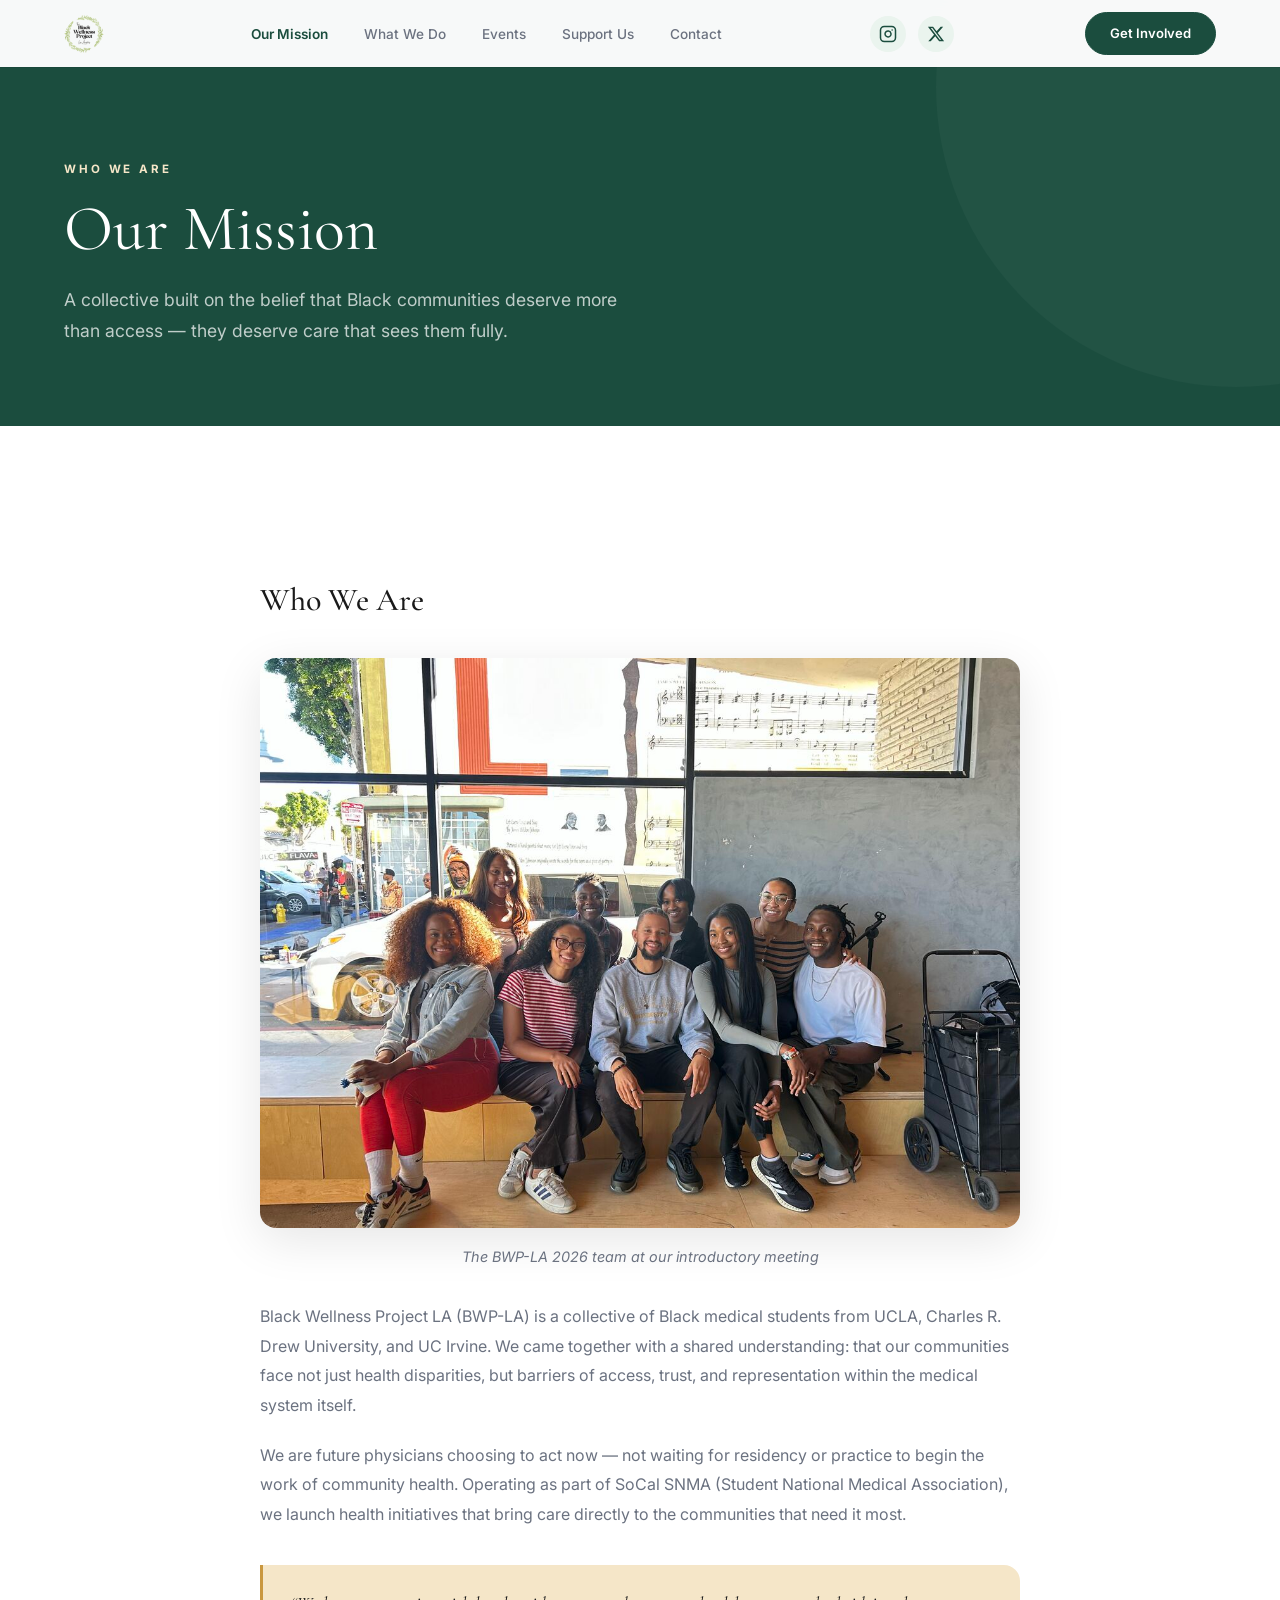
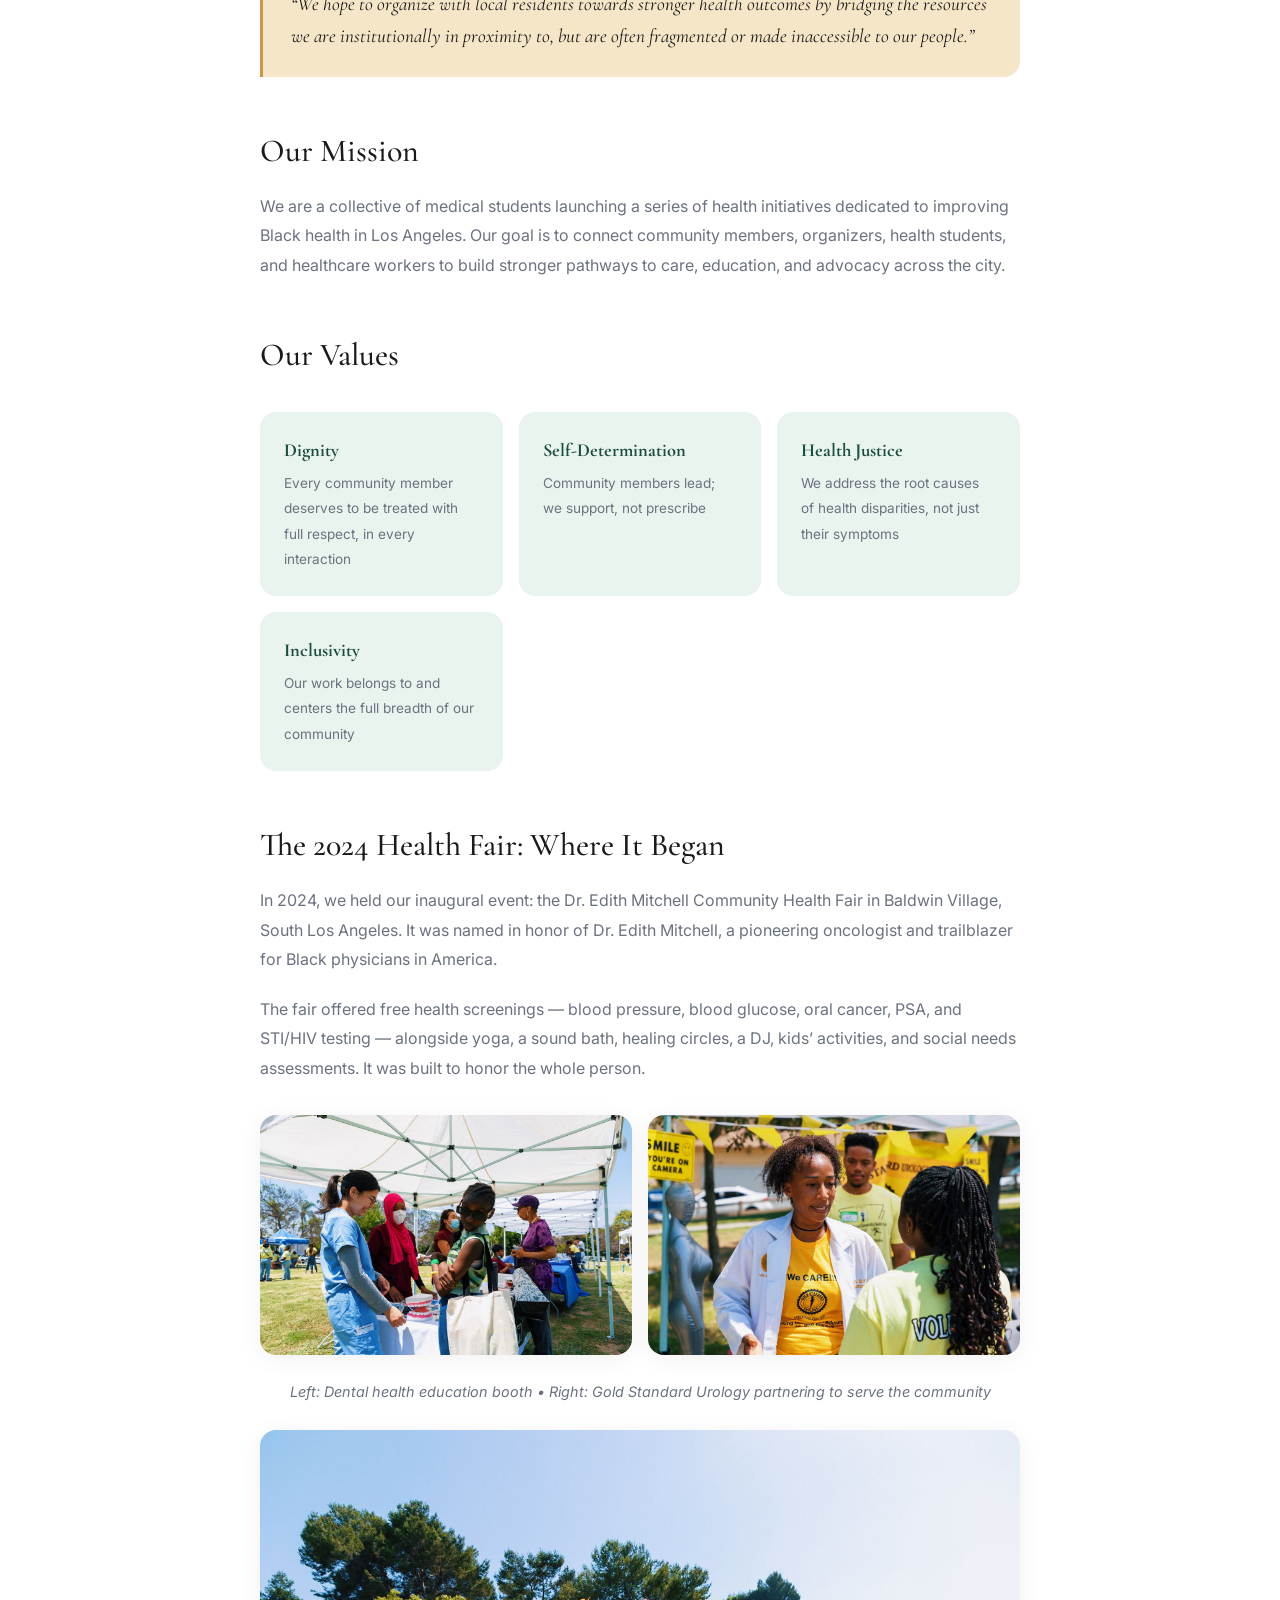
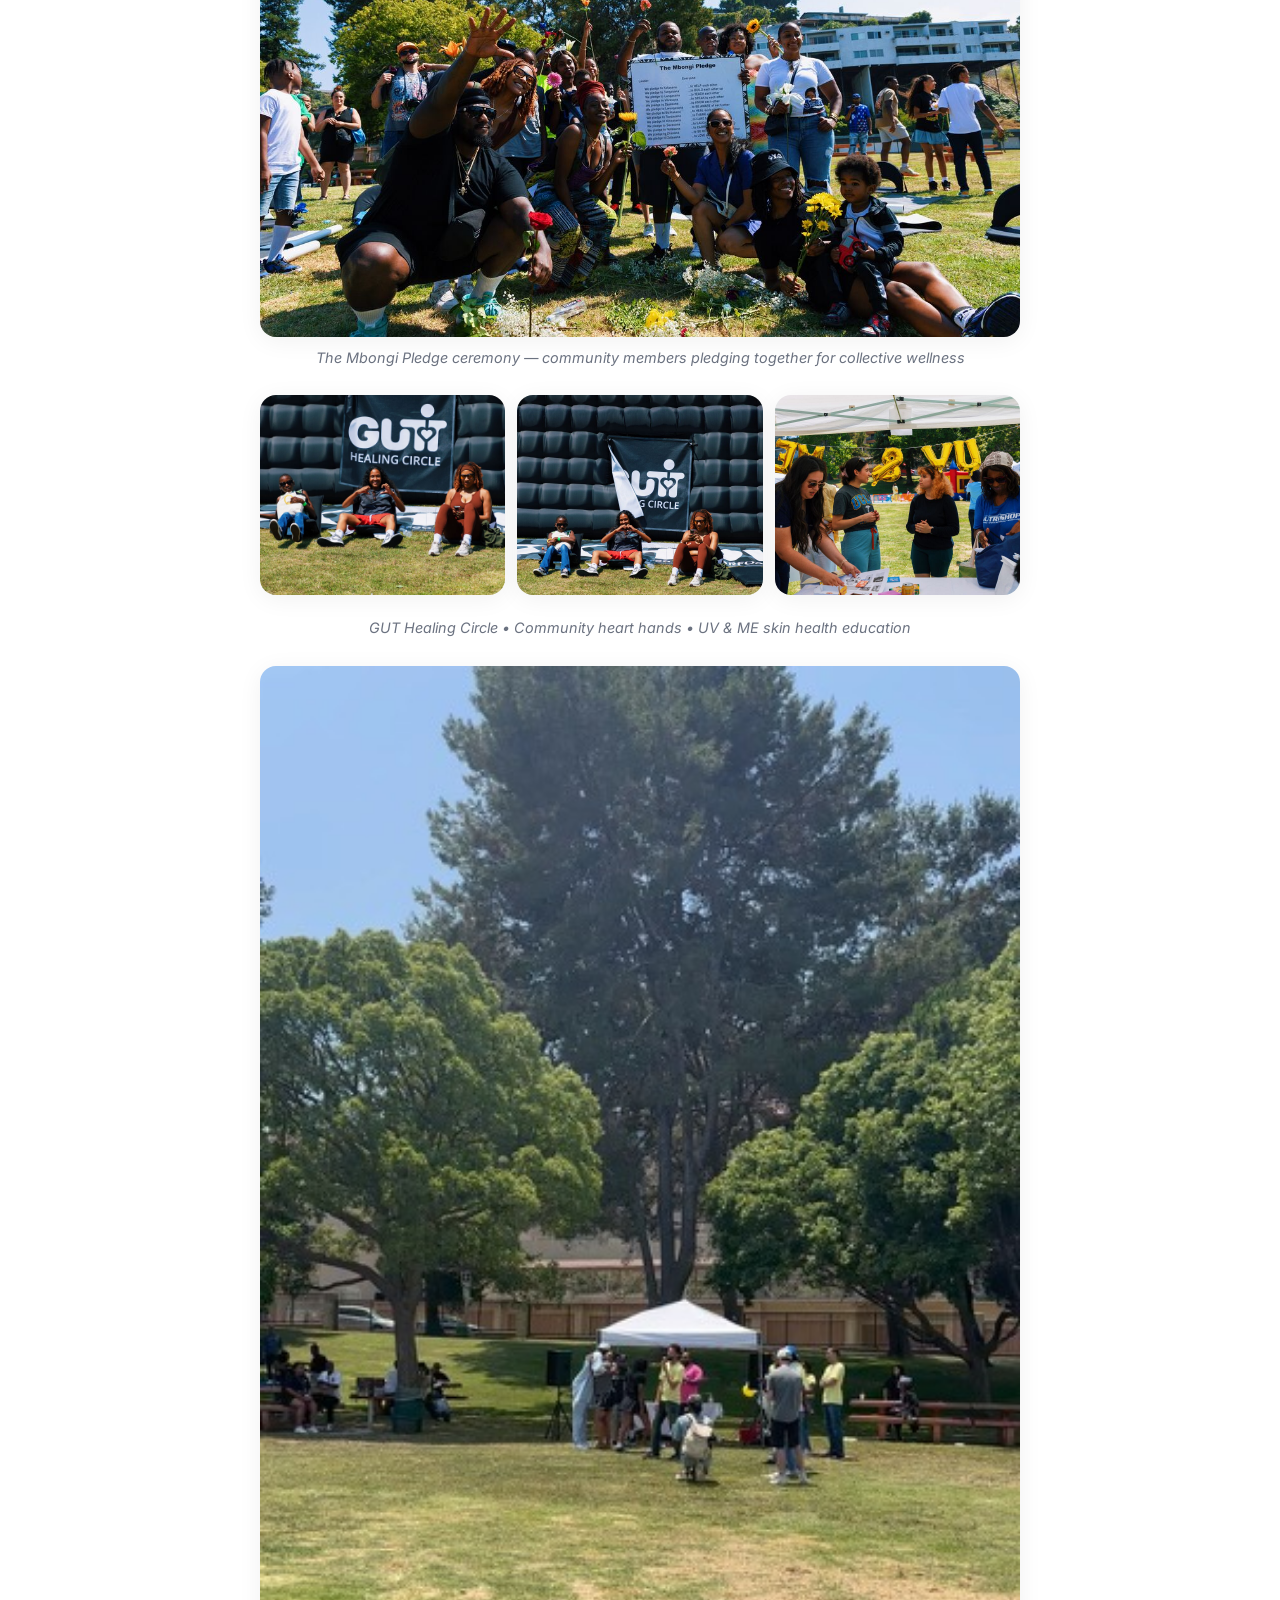
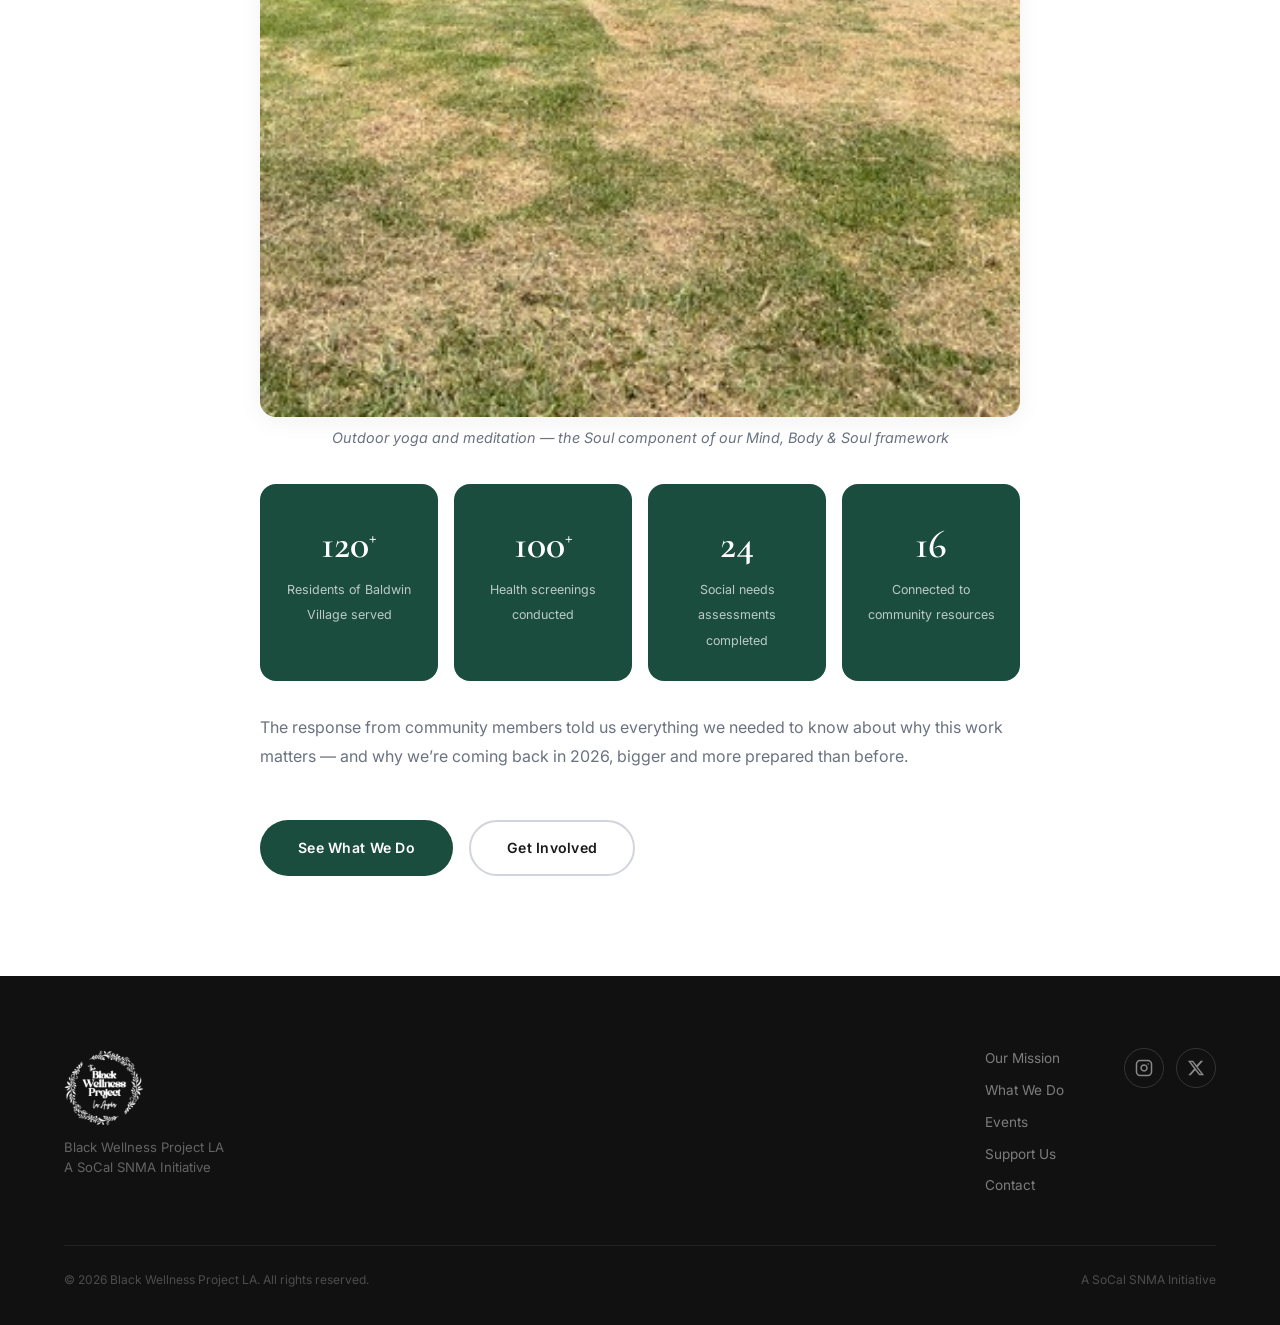
<file: mission.html>
<!DOCTYPE html>
<html lang="en">
<head>
  <meta charset="UTF-8" />
  <meta name="viewport" content="width=device-width, initial-scale=1.0" />
  <title>Our Mission — Black Wellness Project LA</title>
  <meta name="description" content="Learn about the mission, values, and story behind Black Wellness Project LA." />
  <link rel="preconnect" href="https://fonts.googleapis.com" />
  <link rel="preconnect" href="https://fonts.gstatic.com" crossorigin />
  <link href="https://fonts.googleapis.com/css2?family=Cormorant+Garamond:ital,wght@0,300;0,400;0,500;0,600;1,400&family=Inter:wght@300;400;500;600;700&display=swap" rel="stylesheet" />
  <link rel="stylesheet" href="styles.css" />
  <link rel="icon" type="image/x-icon" href="favicon.ico" />
  <link rel="icon" type="image/png" sizes="32x32" href="favicon-32.png" />
  <link rel="apple-touch-icon" sizes="180x180" href="apple-touch-icon.png" />
  <meta property="og:image" content="assets/images/og-image.png" />
  <meta property="og:type" content="website" />
</head>
<body>

  <!-- ==================== NAVIGATION ==================== -->
  <nav class="nav scrolled" id="nav">
    <div class="nav-container">
      <a href="index.html" class="nav-logo">
        <img src="assets/images/logo-nav.png" alt="BWP-LA Logo" style="height: 40px; width: auto; vertical-align: middle;">
      </a>
      <button class="nav-toggle" id="navToggle" aria-label="Toggle menu">
        <span style="background:var(--gray-900)"></span><span style="background:var(--gray-900)"></span><span style="background:var(--gray-900)"></span>
      </button>
      <ul class="nav-links" id="navLinks">
        <li><a href="mission.html" class="active">Our Mission</a></li>
        <li><a href="what-we-do.html">What We Do</a></li>
        <li><a href="events.html">Events</a></li>
        <li><a href="support.html">Support Us</a></li>
        <li><a href="contact.html">Contact</a></li>
      </ul>
      <div class="nav-social">
        <a href="https://www.instagram.com/blackwellnessprojectla/" target="_blank" rel="noopener" aria-label="Instagram">
          <svg width="18" height="18" viewBox="0 0 24 24" fill="none" stroke="currentColor" stroke-width="2" stroke-linecap="round" stroke-linejoin="round"><rect x="2" y="2" width="20" height="20" rx="5" ry="5"/><path d="M16 11.37A4 4 0 1 1 12.63 8 4 4 0 0 1 16 11.37z"/><line x1="17.5" y1="6.5" x2="17.51" y2="6.5"/></svg>
        </a>
        <a href="https://twitter.com/bwpla" target="_blank" rel="noopener" aria-label="Twitter/X">
          <svg width="18" height="18" viewBox="0 0 24 24" fill="currentColor"><path d="M18.244 2.25h3.308l-7.227 8.26 8.502 11.24H16.17l-5.214-6.817L4.99 21.75H1.68l7.73-8.835L1.254 2.25H8.08l4.713 6.231zm-1.161 17.52h1.833L7.084 4.126H5.117z"/></svg>
        </a>
      </div>
      <a href="support.html" class="nav-cta" style="background:var(--green-dark); color:var(--white); border-color:var(--green-dark)">Get Involved</a>
    </div>
  </nav>

  <!-- ==================== PAGE HERO ==================== -->
  <section class="page-hero">
    <div class="container">
      <span class="page-hero-label">Who We Are</span>
      <h1 class="page-hero-title">Our Mission</h1>
      <p class="page-hero-sub">A collective built on the belief that Black communities deserve more than access &mdash; they deserve care that sees them fully.</p>
    </div>
  </section>

  <!-- ==================== MISSION CONTENT ==================== -->
  <section class="section">
    <div class="container">
      <div class="mission-content">

        <div class="fade-in">
          <h2>Who We Are</h2>
          <div style="margin: 32px 0; border-radius: var(--radius); overflow: hidden; box-shadow: var(--shadow-lg);">
            <img src="assets/images/gallery/team-2026-intro-meeting.jpg" alt="The 2026 BWP-LA team at their introductory meeting" style="width: 100%; height: auto; display: block;" />
          </div>
          <p style="text-align: center; font-size: 0.9rem; color: var(--gray-500); margin-top: -16px; margin-bottom: 32px;"><em>The BWP-LA 2026 team at our introductory meeting</em></p>
          <p>Black Wellness Project LA (BWP-LA) is a collective of Black medical students from UCLA, Charles R. Drew University, and UC Irvine. We came together with a shared understanding: that our communities face not just health disparities, but barriers of access, trust, and representation within the medical system itself.</p>
          <p>We are future physicians choosing to act now &mdash; not waiting for residency or practice to begin the work of community health. Operating as part of SoCal SNMA (Student National Medical Association), we launch health initiatives that bring care directly to the communities that need it most.</p>
        </div>

        <div class="fade-in">
          <blockquote>&ldquo;We hope to organize with local residents towards stronger health outcomes by bridging the resources we are institutionally in proximity to, but are often fragmented or made inaccessible to our people.&rdquo;</blockquote>
        </div>

        <div class="fade-in">
          <h2>Our Mission</h2>
          <p>We are a collective of medical students launching a series of health initiatives dedicated to improving Black health in Los Angeles. Our goal is to connect community members, organizers, health students, and healthcare workers to build stronger pathways to care, education, and advocacy across the city.</p>
        </div>

        <div class="fade-in">
          <h2>Our Values</h2>
          <div class="values-grid">
            <div class="value-pill">
              <h4>Dignity</h4>
              <p>Every community member deserves to be treated with full respect, in every interaction</p>
            </div>
            <div class="value-pill">
              <h4>Self-Determination</h4>
              <p>Community members lead; we support, not prescribe</p>
            </div>
            <div class="value-pill">
              <h4>Health Justice</h4>
              <p>We address the root causes of health disparities, not just their symptoms</p>
            </div>
            <div class="value-pill">
              <h4>Inclusivity</h4>
              <p>Our work belongs to and centers the full breadth of our community</p>
            </div>
          </div>
        </div>

        <div class="fade-in">
          <h2>The 2024 Health Fair: Where It Began</h2>
          <p>In 2024, we held our inaugural event: the Dr. Edith Mitchell Community Health Fair in Baldwin Village, South Los Angeles. It was named in honor of Dr. Edith Mitchell, a pioneering oncologist and trailblazer for Black physicians in America.</p>
          <p>The fair offered free health screenings &mdash; blood pressure, blood glucose, oral cancer, PSA, and STI/HIV testing &mdash; alongside yoga, a sound bath, healing circles, a DJ, kids&rsquo; activities, and social needs assessments. It was built to honor the whole person.</p>

          <!-- Health Fair Photo Grid -->
          <div style="margin: 32px 0; display: grid; grid-template-columns: 1fr 1fr; gap: 16px;">
            <div style="border-radius: var(--radius); overflow: hidden; box-shadow: var(--shadow);">
              <img src="assets/images/gallery/dental-health-booth.jpg" alt="Medical students providing dental health education at the health fair" style="width: 100%; height: 240px; object-fit: cover; display: block;" />
            </div>
            <div style="border-radius: var(--radius); overflow: hidden; box-shadow: var(--shadow);">
              <img src="assets/images/gallery/gold-standard-urology-doc.jpg" alt="Gold Standard Urology physician engaging with volunteers at the fair" style="width: 100%; height: 240px; object-fit: cover; display: block;" />
            </div>
          </div>
          <p style="text-align: center; font-size: 0.9rem; color: var(--gray-500); margin-top: -8px; margin-bottom: 16px;"><em>Left: Dental health education booth &bull; Right: Gold Standard Urology partnering to serve the community</em></p>

          <div style="margin: 24px 0; border-radius: var(--radius); overflow: hidden; box-shadow: var(--shadow);">
            <img src="assets/images/gallery/mbongi-pledge-group.jpg" alt="Community members celebrating during the Mbongi Pledge ceremony" style="width: 100%; height: auto; display: block;" />
          </div>
          <p style="text-align: center; font-size: 0.9rem; color: var(--gray-500); margin-top: -16px; margin-bottom: 16px;"><em>The Mbongi Pledge ceremony &mdash; community members pledging together for collective wellness</em></p>

          <div style="margin: 24px 0; display: grid; grid-template-columns: 1fr 1fr 1fr; gap: 12px;">
            <div style="border-radius: var(--radius); overflow: hidden; box-shadow: var(--shadow);">
              <img src="assets/images/gallery/gut-healing-circle.jpg" alt="Community members at the GUT Healing Circle" style="width: 100%; height: 200px; object-fit: cover; display: block;" />
            </div>
            <div style="border-radius: var(--radius); overflow: hidden; box-shadow: var(--shadow);">
              <img src="assets/images/gallery/healing-circle-heart-hands.jpg" alt="Young attendees making heart shapes at the Healing Circle" style="width: 100%; height: 200px; object-fit: cover; display: block;" />
            </div>
            <div style="border-radius: var(--radius); overflow: hidden; box-shadow: var(--shadow);">
              <img src="assets/images/gallery/uv-me-booth.jpg" alt="UCLA students at the UV and ME skin health booth" style="width: 100%; height: 200px; object-fit: cover; display: block;" />
            </div>
          </div>
          <p style="text-align: center; font-size: 0.9rem; color: var(--gray-500); margin-top: -4px; margin-bottom: 16px;"><em>GUT Healing Circle &bull; Community heart hands &bull; UV &amp; ME skin health education</em></p>

          <div style="margin: 24px 0; border-radius: var(--radius); overflow: hidden; box-shadow: var(--shadow);">
            <img src="assets/images/gallery/park-wide.jpg" alt="Outdoor yoga and meditation session at the 2024 Community Health Fair" style="width: 100%; height: auto; display: block;" />
          </div>
          <p style="text-align: center; font-size: 0.9rem; color: var(--gray-500); margin-top: -16px; margin-bottom: 32px;"><em>Outdoor yoga and meditation — the Soul component of our Mind, Body &amp; Soul framework</em></p>
        </div>

        <div class="fade-in">
          <div class="impact-row">
            <div class="impact-box"><span class="num">120<sup style="font-size:1.2rem">+</sup></span><span class="lbl">Residents of Baldwin Village served</span></div>
            <div class="impact-box"><span class="num">100<sup style="font-size:1.2rem">+</sup></span><span class="lbl">Health screenings conducted</span></div>
            <div class="impact-box"><span class="num">24</span><span class="lbl">Social needs assessments completed</span></div>
            <div class="impact-box"><span class="num">16</span><span class="lbl">Connected to community resources</span></div>
          </div>
        </div>

        <div class="fade-in">
          <p>The response from community members told us everything we needed to know about why this work matters &mdash; and why we&rsquo;re coming back in 2026, bigger and more prepared than before.</p>

          <div style="margin-top: 48px; display: flex; gap: 16px; flex-wrap: wrap;">
            <a href="what-we-do.html" class="btn btn-primary">See What We Do</a>
            <a href="support.html" class="btn btn-outline-dark">Get Involved</a>
          </div>
        </div>

      </div>
    </div>
  </section>

  <!-- ==================== FOOTER ==================== -->
  <footer class="footer">
    <div class="container">
      <div class="footer-inner">
        <div class="footer-brand">
          <div>
            <img src="assets/images/logo-footer.png" alt="Black Wellness Project LA" style="height: 80px; width: auto; filter: brightness(0) invert(1);">
          </div>
          <p class="footer-tagline">Black Wellness Project LA<br>A SoCal SNMA Initiative</p>
        </div>
        <div class="footer-links">
          <a href="mission.html">Our Mission</a>
          <a href="what-we-do.html">What We Do</a>
          <a href="events.html">Events</a>
          <a href="support.html">Support Us</a>
          <a href="contact.html">Contact</a>
        </div>
        <div class="footer-social">
          <a href="https://www.instagram.com/blackwellnessprojectla/" target="_blank" rel="noopener" aria-label="Instagram">
            <svg width="18" height="18" viewBox="0 0 24 24" fill="none" stroke="currentColor" stroke-width="2" stroke-linecap="round" stroke-linejoin="round"><rect x="2" y="2" width="20" height="20" rx="5" ry="5"/><path d="M16 11.37A4 4 0 1 1 12.63 8 4 4 0 0 1 16 11.37z"/><line x1="17.5" y1="6.5" x2="17.51" y2="6.5"/></svg>
          </a>
          <a href="https://twitter.com/bwpla" target="_blank" rel="noopener" aria-label="Twitter/X">
            <svg width="18" height="18" viewBox="0 0 24 24" fill="currentColor"><path d="M18.244 2.25h3.308l-7.227 8.26 8.502 11.24H16.17l-5.214-6.817L4.99 21.75H1.68l7.73-8.835L1.254 2.25H8.08l4.713 6.231zm-1.161 17.52h1.833L7.084 4.126H5.117z"/></svg>
          </a>
        </div>
      </div>
      <div class="footer-bottom">
        <p>&copy; 2026 Black Wellness Project LA. All rights reserved.</p>
        <p>A SoCal SNMA Initiative</p>
      </div>
    </div>
  </footer>

  <!-- ==================== SCRIPTS ==================== -->
  <script>
    const toggle = document.getElementById('navToggle');
    const navLinks = document.getElementById('navLinks');
    toggle.addEventListener('click', () => navLinks.classList.toggle('open'));
    navLinks.querySelectorAll('a').forEach(link => {
      link.addEventListener('click', () => navLinks.classList.remove('open'));
    });

    // Scroll animations
    const observer = new IntersectionObserver((entries) => {
      entries.forEach(entry => {
        if (entry.isIntersecting) {
          entry.target.classList.add('visible');
          observer.unobserve(entry.target);
        }
      });
    }, { threshold: 0.1, rootMargin: '0px 0px -40px 0px' });
    document.querySelectorAll('.fade-in').forEach(el => observer.observe(el));
  </script>
</body>
</html>
</file>
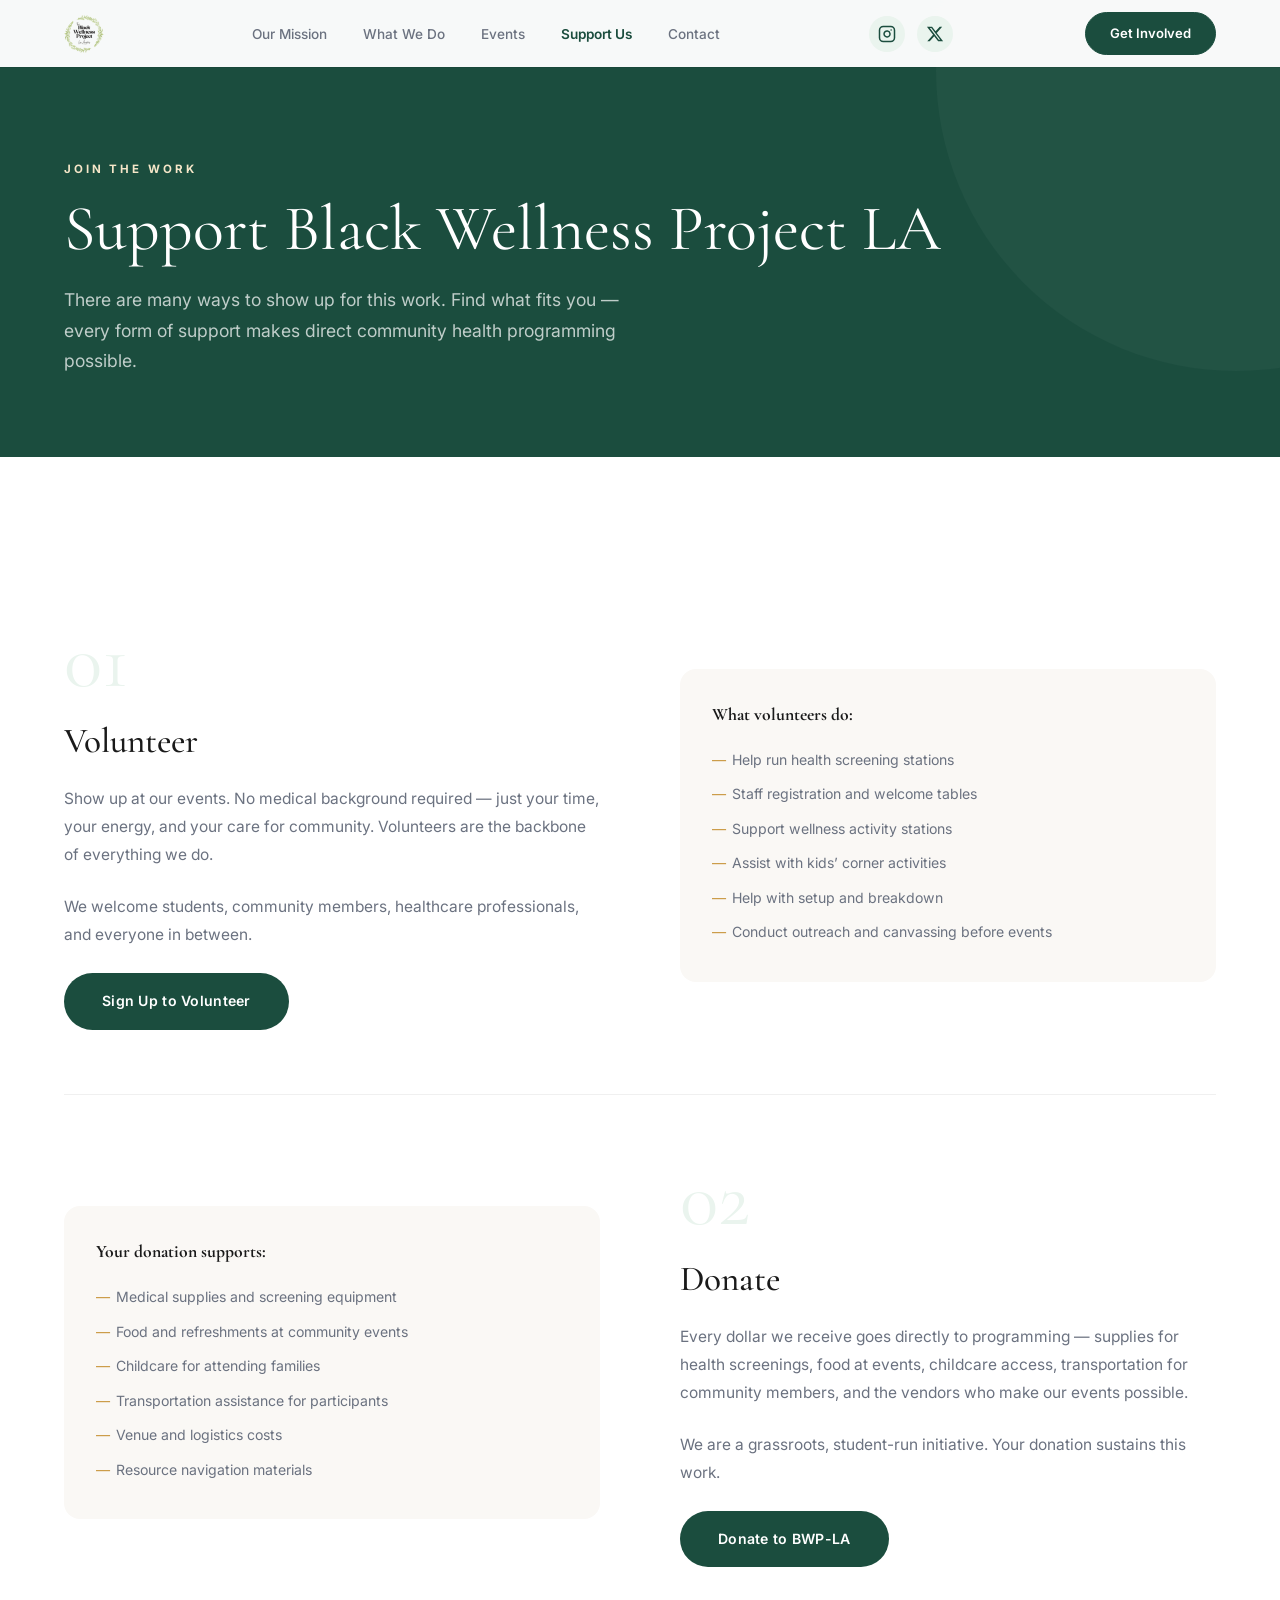
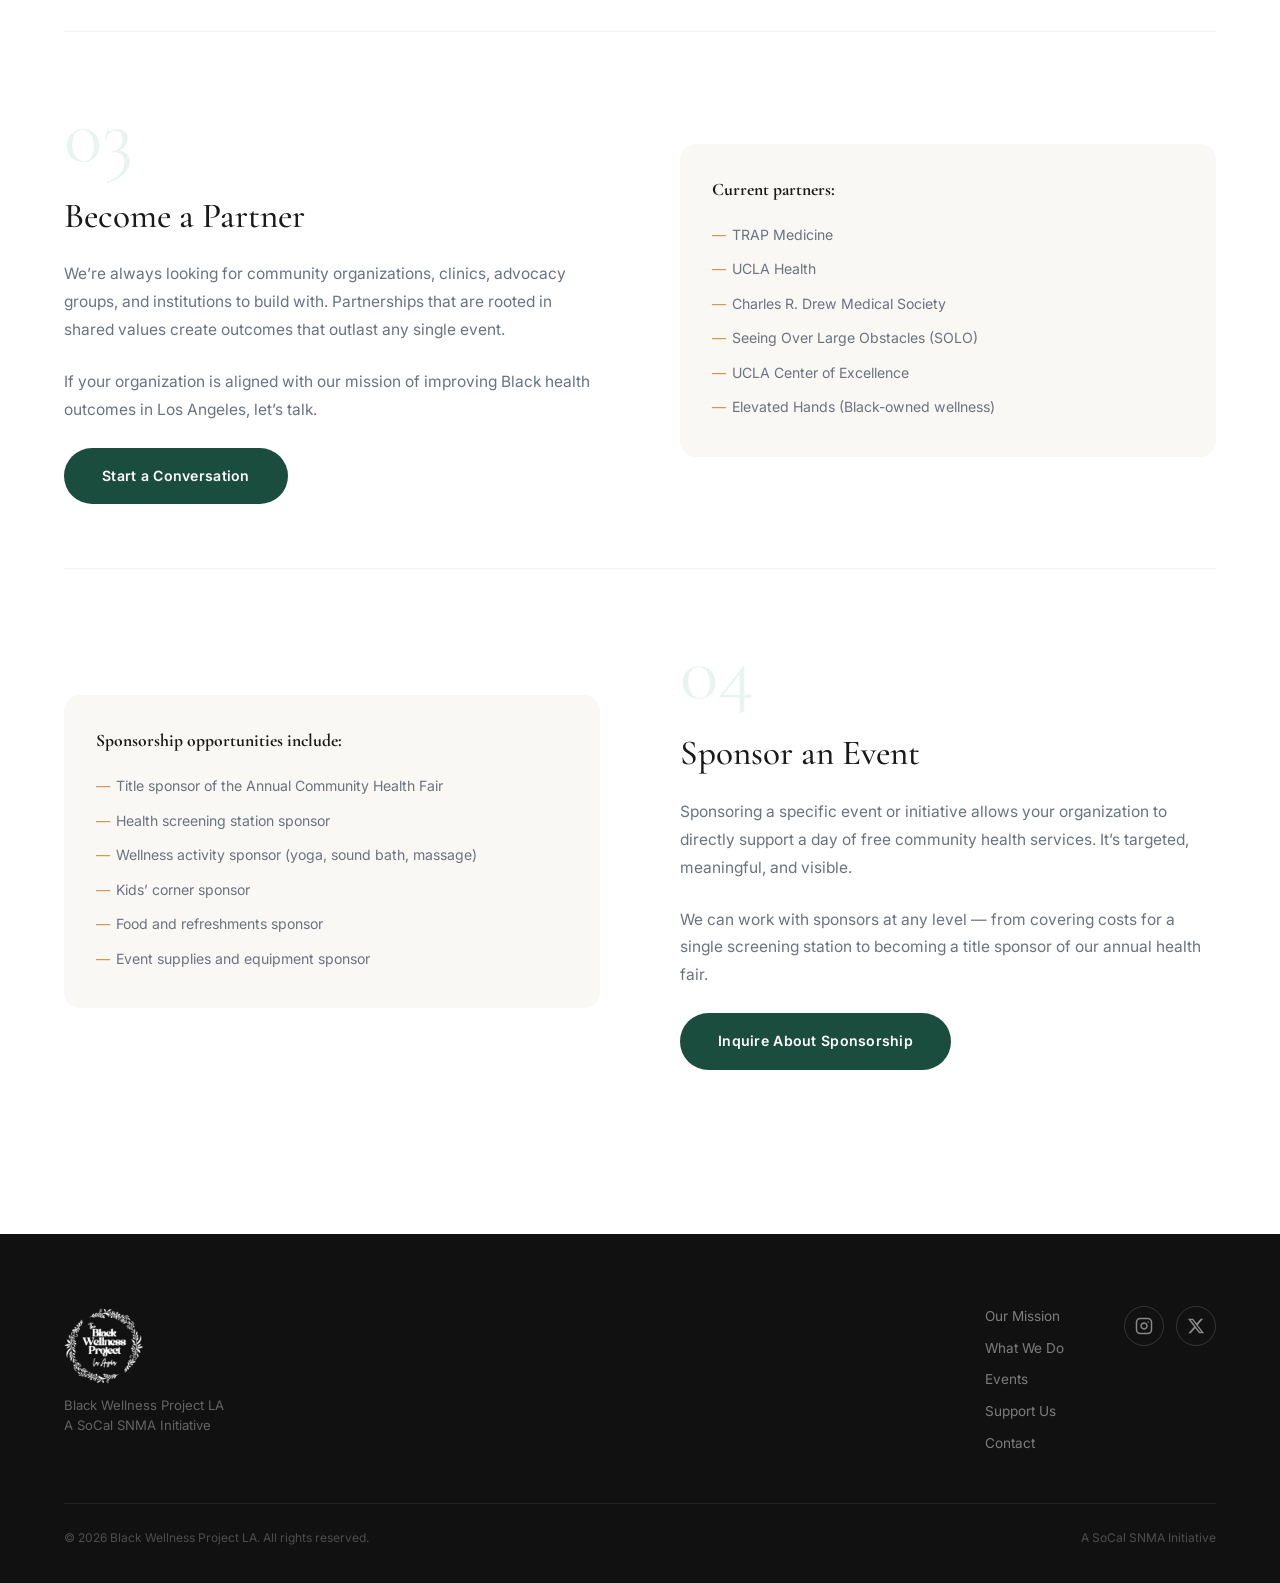
<file: support.html>
<!DOCTYPE html>
<html lang="en">
<head>
  <meta charset="UTF-8" />
  <meta name="viewport" content="width=device-width, initial-scale=1.0" />
  <title>Support Us — Black Wellness Project LA</title>
  <meta name="description" content="Volunteer, donate, partner, or sponsor with Black Wellness Project LA." />
  <link rel="preconnect" href="https://fonts.googleapis.com" />
  <link rel="preconnect" href="https://fonts.gstatic.com" crossorigin />
  <link href="https://fonts.googleapis.com/css2?family=Cormorant+Garamond:ital,wght@0,300;0,400;0,500;0,600;1,400&family=Inter:wght@300;400;500;600;700&display=swap" rel="stylesheet" />
  <link rel="stylesheet" href="styles.css" />
  <link rel="icon" type="image/x-icon" href="favicon.ico" />
  <link rel="icon" type="image/png" sizes="32x32" href="favicon-32.png" />
  <link rel="apple-touch-icon" sizes="180x180" href="apple-touch-icon.png" />
  <meta property="og:image" content="assets/images/og-image.png" />
  <meta property="og:type" content="website" />
</head>
<body>

  <!-- ==================== NAVIGATION ==================== -->
  <nav class="nav scrolled" id="nav">
    <div class="nav-container">
      <a href="index.html" class="nav-logo">
        <img src="assets/images/logo-nav.png" alt="BWP-LA Logo" style="height: 40px; width: auto; vertical-align: middle;">
      </a>
      <button class="nav-toggle" id="navToggle" aria-label="Toggle menu">
        <span style="background:var(--gray-900)"></span><span style="background:var(--gray-900)"></span><span style="background:var(--gray-900)"></span>
      </button>
      <ul class="nav-links" id="navLinks">
        <li><a href="mission.html">Our Mission</a></li>
        <li><a href="what-we-do.html">What We Do</a></li>
        <li><a href="events.html">Events</a></li>
        <li><a href="support.html" class="active">Support Us</a></li>
        <li><a href="contact.html">Contact</a></li>
      </ul>
      <div class="nav-social">
        <a href="https://www.instagram.com/blackwellnessprojectla/" target="_blank" rel="noopener" aria-label="Instagram">
          <svg width="18" height="18" viewBox="0 0 24 24" fill="none" stroke="currentColor" stroke-width="2" stroke-linecap="round" stroke-linejoin="round"><rect x="2" y="2" width="20" height="20" rx="5" ry="5"/><path d="M16 11.37A4 4 0 1 1 12.63 8 4 4 0 0 1 16 11.37z"/><line x1="17.5" y1="6.5" x2="17.51" y2="6.5"/></svg>
        </a>
        <a href="https://twitter.com/bwpla" target="_blank" rel="noopener" aria-label="Twitter/X">
          <svg width="18" height="18" viewBox="0 0 24 24" fill="currentColor"><path d="M18.244 2.25h3.308l-7.227 8.26 8.502 11.24H16.17l-5.214-6.817L4.99 21.75H1.68l7.73-8.835L1.254 2.25H8.08l4.713 6.231zm-1.161 17.52h1.833L7.084 4.126H5.117z"/></svg>
        </a>
      </div>
      <a href="support.html" class="nav-cta" style="background:var(--green-dark); color:var(--white); border-color:var(--green-dark)">Get Involved</a>
    </div>
  </nav>

  <!-- ==================== PAGE HERO ==================== -->
  <section class="page-hero">
    <div class="container">
      <span class="page-hero-label">Join the Work</span>
      <h1 class="page-hero-title">Support Black Wellness Project LA</h1>
      <p class="page-hero-sub">There are many ways to show up for this work. Find what fits you &mdash; every form of support makes direct community health programming possible.</p>
    </div>
  </section>

  <!-- ==================== SUPPORT BLOCKS ==================== -->
  <section class="section">
    <div class="container">

      <!-- VOLUNTEER -->
      <div class="support-block fade-in" id="volunteer">
        <div class="support-inner">
          <div>
            <div class="support-num">01</div>
            <h2 class="support-title">Volunteer</h2>
            <p class="support-body">Show up at our events. No medical background required &mdash; just your time, your energy, and your care for community. Volunteers are the backbone of everything we do.</p>
            <p class="support-body">We welcome students, community members, healthcare professionals, and everyone in between.</p>
            <a href="https://docs.google.com/forms/d/1xln8zj4gk6FTrehqpqSWYjhxExVcxyCI3EL46URV2rY/viewform" target="_blank" rel="noopener" class="btn btn-primary">Sign Up to Volunteer</a>
          </div>
          <div class="support-detail">
            <h4>What volunteers do:</h4>
            <ul>
              <li>Help run health screening stations</li>
              <li>Staff registration and welcome tables</li>
              <li>Support wellness activity stations</li>
              <li>Assist with kids&rsquo; corner activities</li>
              <li>Help with setup and breakdown</li>
              <li>Conduct outreach and canvassing before events</li>
            </ul>
          </div>
        </div>
      </div>

      <!-- DONATE -->
      <div class="support-block fade-in" id="donate">
        <div class="support-inner reverse">
          <div>
            <div class="support-num">02</div>
            <h2 class="support-title">Donate</h2>
            <p class="support-body">Every dollar we receive goes directly to programming &mdash; supplies for health screenings, food at events, childcare access, transportation for community members, and the vendors who make our events possible.</p>
            <p class="support-body">We are a grassroots, student-run initiative. Your donation sustains this work.</p>
            <a href="mailto:blackwellnessprojectla@gmail.com?subject=Donation Inquiry" class="btn btn-primary">Donate to BWP-LA</a>
          </div>
          <div class="support-detail">
            <h4>Your donation supports:</h4>
            <ul>
              <li>Medical supplies and screening equipment</li>
              <li>Food and refreshments at community events</li>
              <li>Childcare for attending families</li>
              <li>Transportation assistance for participants</li>
              <li>Venue and logistics costs</li>
              <li>Resource navigation materials</li>
            </ul>
          </div>
        </div>
      </div>

      <!-- PARTNER -->
      <div class="support-block fade-in" id="partner">
        <div class="support-inner">
          <div>
            <div class="support-num">03</div>
            <h2 class="support-title">Become a Partner</h2>
            <p class="support-body">We&rsquo;re always looking for community organizations, clinics, advocacy groups, and institutions to build with. Partnerships that are rooted in shared values create outcomes that outlast any single event.</p>
            <p class="support-body">If your organization is aligned with our mission of improving Black health outcomes in Los Angeles, let&rsquo;s talk.</p>
            <a href="contact.html" class="btn btn-primary">Start a Conversation</a>
          </div>
          <div class="support-detail">
            <h4>Current partners:</h4>
            <ul>
              <li>TRAP Medicine</li>
              <li>UCLA Health</li>
              <li>Charles R. Drew Medical Society</li>
              <li>Seeing Over Large Obstacles (SOLO)</li>
              <li>UCLA Center of Excellence</li>
              <li>Elevated Hands (Black-owned wellness)</li>
            </ul>
          </div>
        </div>
      </div>

      <!-- SPONSOR -->
      <div class="support-block fade-in" id="sponsor">
        <div class="support-inner reverse">
          <div>
            <div class="support-num">04</div>
            <h2 class="support-title">Sponsor an Event</h2>
            <p class="support-body">Sponsoring a specific event or initiative allows your organization to directly support a day of free community health services. It&rsquo;s targeted, meaningful, and visible.</p>
            <p class="support-body">We can work with sponsors at any level &mdash; from covering costs for a single screening station to becoming a title sponsor of our annual health fair.</p>
            <a href="https://docs.google.com/forms/d/1o-76jemZgkCLLEJ4KftXD3UEX9lYIzdKNxmHUm2kV20/viewform" target="_blank" rel="noopener" class="btn btn-primary">Inquire About Sponsorship</a>
          </div>
          <div class="support-detail">
            <h4>Sponsorship opportunities include:</h4>
            <ul>
              <li>Title sponsor of the Annual Community Health Fair</li>
              <li>Health screening station sponsor</li>
              <li>Wellness activity sponsor (yoga, sound bath, massage)</li>
              <li>Kids&rsquo; corner sponsor</li>
              <li>Food and refreshments sponsor</li>
              <li>Event supplies and equipment sponsor</li>
            </ul>
          </div>
        </div>
      </div>

    </div>
  </section>

  <!-- ==================== FOOTER ==================== -->
  <footer class="footer">
    <div class="container">
      <div class="footer-inner">
        <div class="footer-brand">
          <div>
            <img src="assets/images/logo-footer.png" alt="Black Wellness Project LA" style="height: 80px; width: auto; filter: brightness(0) invert(1);">
          </div>
          <p class="footer-tagline">Black Wellness Project LA<br>A SoCal SNMA Initiative</p>
        </div>
        <div class="footer-links">
          <a href="mission.html">Our Mission</a>
          <a href="what-we-do.html">What We Do</a>
          <a href="events.html">Events</a>
          <a href="support.html">Support Us</a>
          <a href="contact.html">Contact</a>
        </div>
        <div class="footer-social">
          <a href="https://www.instagram.com/blackwellnessprojectla/" target="_blank" rel="noopener" aria-label="Instagram">
            <svg width="18" height="18" viewBox="0 0 24 24" fill="none" stroke="currentColor" stroke-width="2" stroke-linecap="round" stroke-linejoin="round"><rect x="2" y="2" width="20" height="20" rx="5" ry="5"/><path d="M16 11.37A4 4 0 1 1 12.63 8 4 4 0 0 1 16 11.37z"/><line x1="17.5" y1="6.5" x2="17.51" y2="6.5"/></svg>
          </a>
          <a href="https://twitter.com/bwpla" target="_blank" rel="noopener" aria-label="Twitter/X">
            <svg width="18" height="18" viewBox="0 0 24 24" fill="currentColor"><path d="M18.244 2.25h3.308l-7.227 8.26 8.502 11.24H16.17l-5.214-6.817L4.99 21.75H1.68l7.73-8.835L1.254 2.25H8.08l4.713 6.231zm-1.161 17.52h1.833L7.084 4.126H5.117z"/></svg>
          </a>
        </div>
      </div>
      <div class="footer-bottom">
        <p>&copy; 2026 Black Wellness Project LA. All rights reserved.</p>
        <p>A SoCal SNMA Initiative</p>
      </div>
    </div>
  </footer>

  <!-- ==================== SCRIPTS ==================== -->
  <script>
    const toggle = document.getElementById('navToggle');
    const navLinks = document.getElementById('navLinks');
    toggle.addEventListener('click', () => navLinks.classList.toggle('open'));
    navLinks.querySelectorAll('a').forEach(link => {
      link.addEventListener('click', () => navLinks.classList.remove('open'));
    });

    // Scroll animations
    const observer = new IntersectionObserver((entries) => {
      entries.forEach(entry => {
        if (entry.isIntersecting) {
          entry.target.classList.add('visible');
          observer.unobserve(entry.target);
        }
      });
    }, { threshold: 0.1, rootMargin: '0px 0px -40px 0px' });
    document.querySelectorAll('.fade-in').forEach(el => observer.observe(el));
  </script>
</body>
</html>
</file>
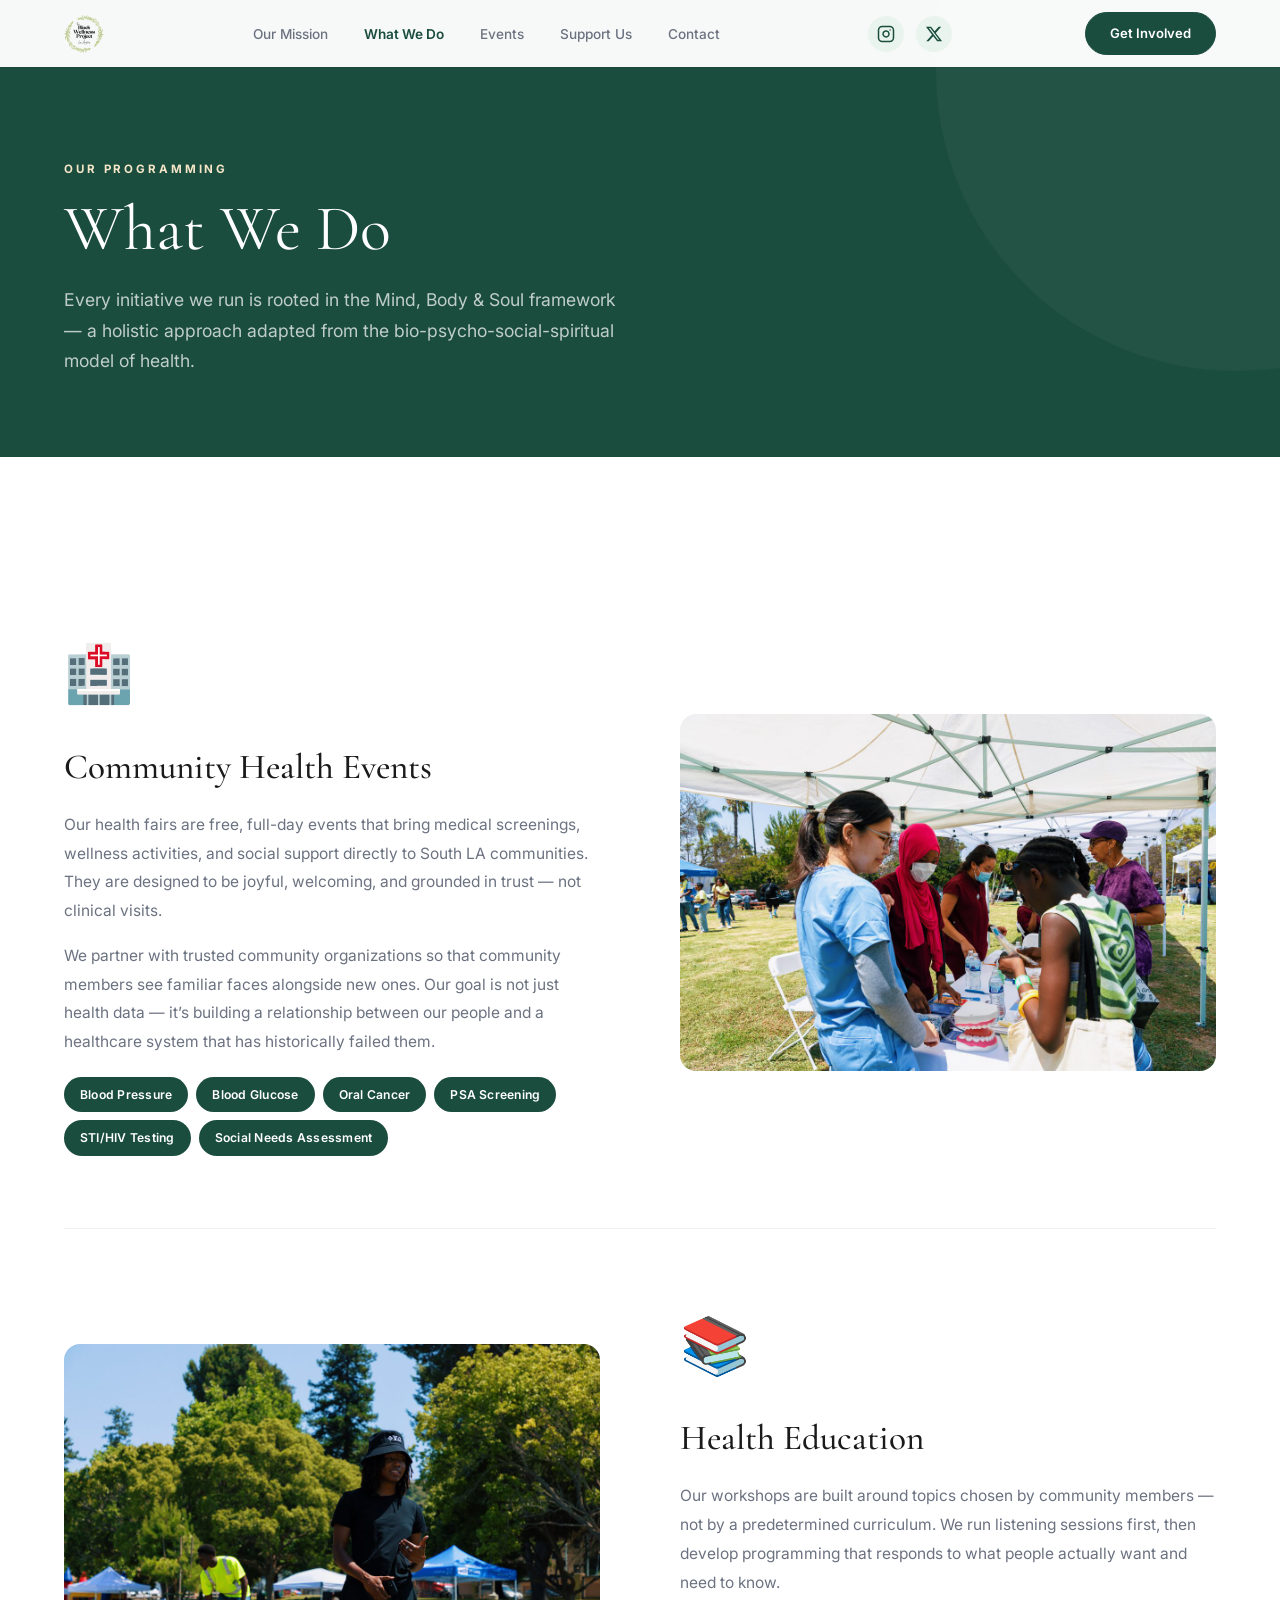
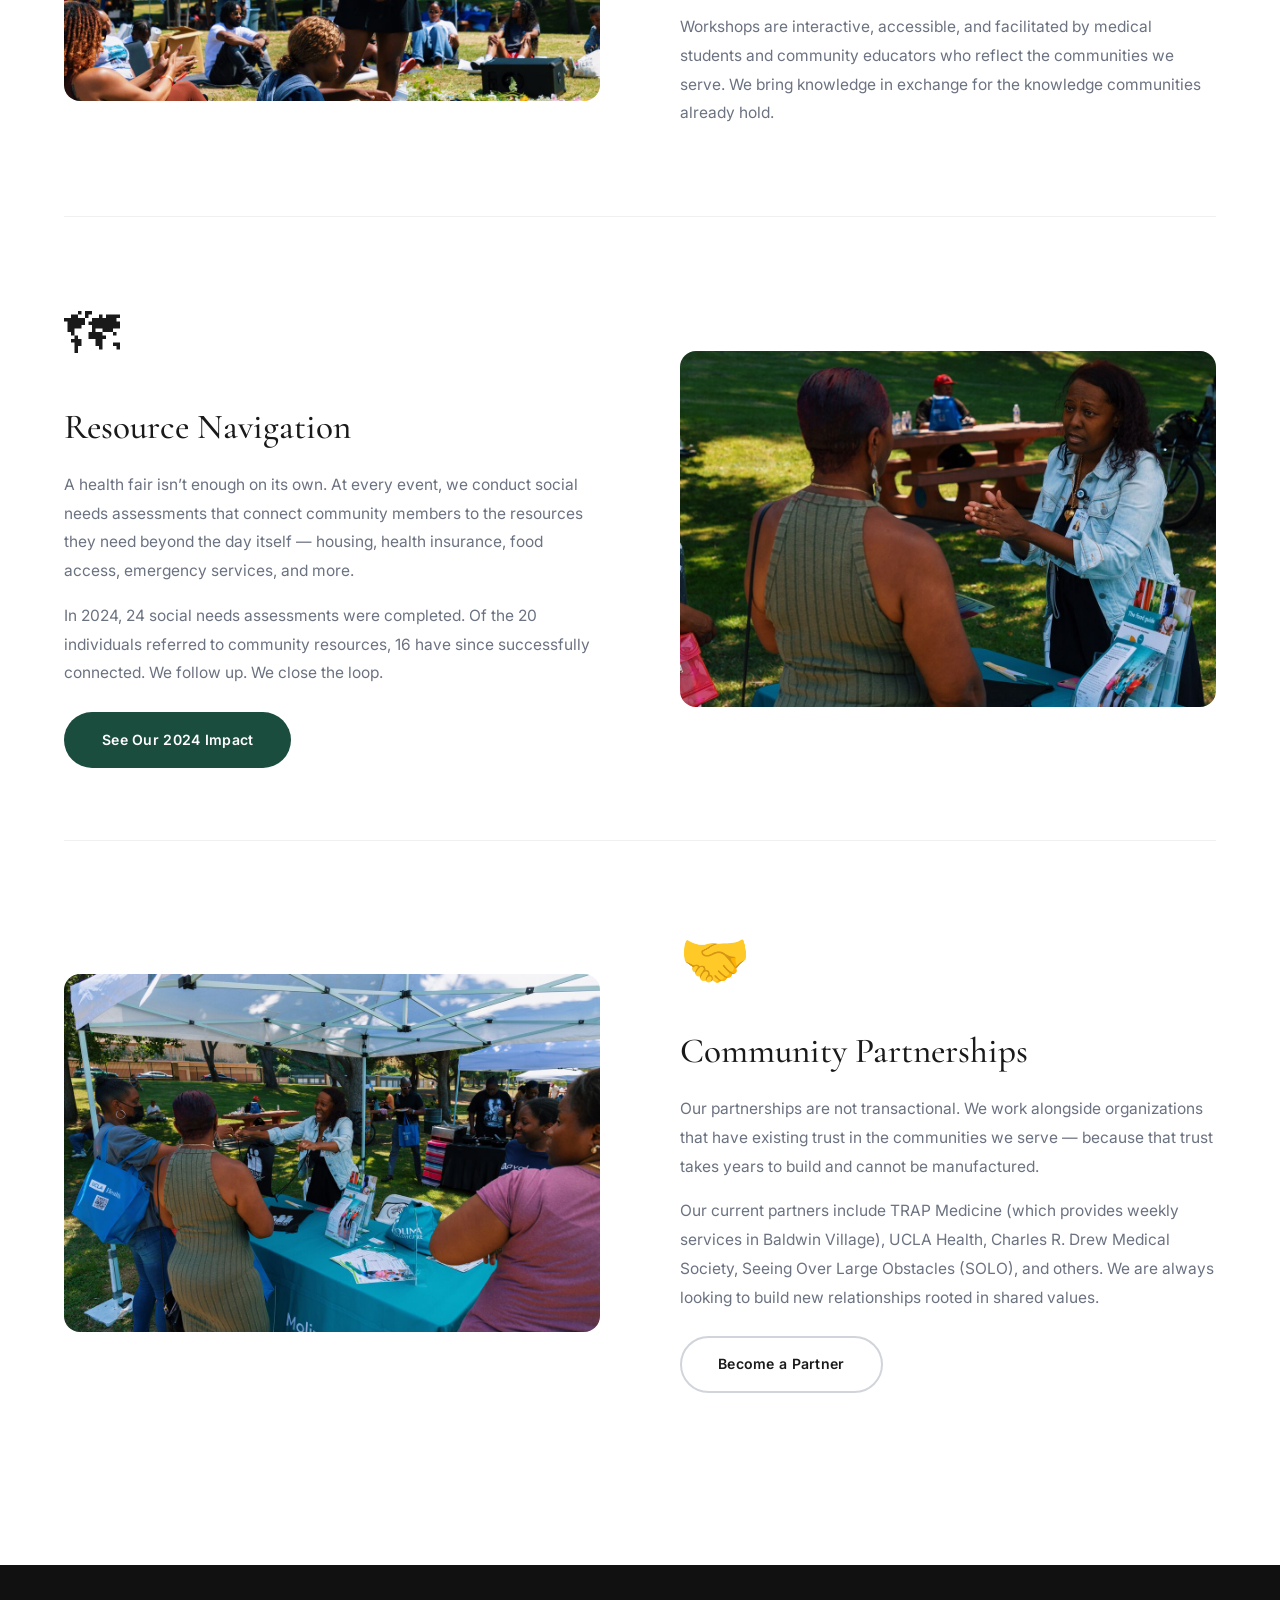
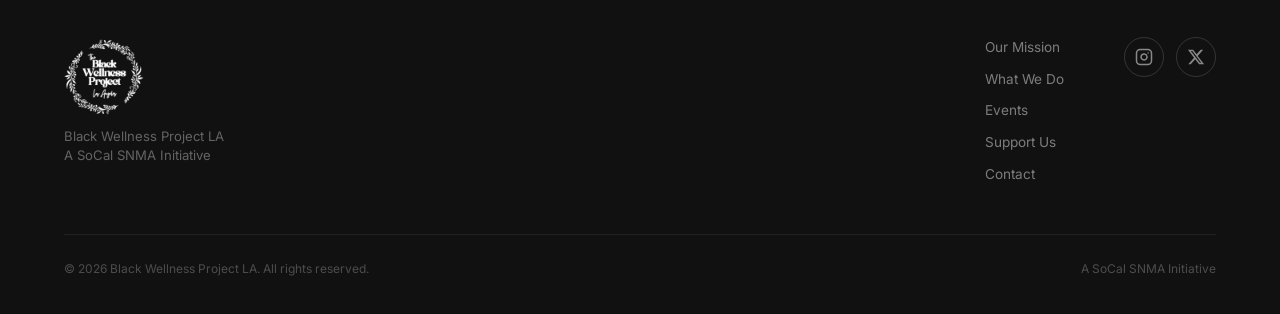
<file: what-we-do.html>
<!DOCTYPE html>
<html lang="en">
<head>
  <meta charset="UTF-8" />
  <meta name="viewport" content="width=device-width, initial-scale=1.0" />
  <title>What We Do — Black Wellness Project LA</title>
  <meta name="description" content="How Black Wellness Project LA serves the Black community in Los Angeles through health fairs, education, and resource navigation." />
  <link rel="preconnect" href="https://fonts.googleapis.com" />
  <link rel="preconnect" href="https://fonts.gstatic.com" crossorigin />
  <link href="https://fonts.googleapis.com/css2?family=Cormorant+Garamond:ital,wght@0,300;0,400;0,500;0,600;1,400&family=Inter:wght@300;400;500;600;700&display=swap" rel="stylesheet" />
  <link rel="stylesheet" href="styles.css" />
  <link rel="icon" type="image/x-icon" href="favicon.ico" />
  <link rel="icon" type="image/png" sizes="32x32" href="favicon-32.png" />
  <link rel="apple-touch-icon" sizes="180x180" href="apple-touch-icon.png" />
  <meta property="og:image" content="assets/images/og-image.png" />
  <meta property="og:type" content="website" />
</head>
<body>

  <!-- ==================== NAVIGATION ==================== -->
  <nav class="nav scrolled" id="nav">
    <div class="nav-container">
      <a href="index.html" class="nav-logo">
        <img src="assets/images/logo-nav.png" alt="BWP-LA Logo" style="height: 40px; width: auto; vertical-align: middle;">
      </a>
      <button class="nav-toggle" id="navToggle" aria-label="Toggle menu">
        <span style="background:var(--gray-900)"></span><span style="background:var(--gray-900)"></span><span style="background:var(--gray-900)"></span>
      </button>
      <ul class="nav-links" id="navLinks">
        <li><a href="mission.html">Our Mission</a></li>
        <li><a href="what-we-do.html" class="active">What We Do</a></li>
        <li><a href="events.html">Events</a></li>
        <li><a href="support.html">Support Us</a></li>
        <li><a href="contact.html">Contact</a></li>
      </ul>
      <div class="nav-social">
        <a href="https://www.instagram.com/blackwellnessprojectla/" target="_blank" rel="noopener" aria-label="Instagram">
          <svg width="18" height="18" viewBox="0 0 24 24" fill="none" stroke="currentColor" stroke-width="2" stroke-linecap="round" stroke-linejoin="round"><rect x="2" y="2" width="20" height="20" rx="5" ry="5"/><path d="M16 11.37A4 4 0 1 1 12.63 8 4 4 0 0 1 16 11.37z"/><line x1="17.5" y1="6.5" x2="17.51" y2="6.5"/></svg>
        </a>
        <a href="https://twitter.com/bwpla" target="_blank" rel="noopener" aria-label="Twitter/X">
          <svg width="18" height="18" viewBox="0 0 24 24" fill="currentColor"><path d="M18.244 2.25h3.308l-7.227 8.26 8.502 11.24H16.17l-5.214-6.817L4.99 21.75H1.68l7.73-8.835L1.254 2.25H8.08l4.713 6.231zm-1.161 17.52h1.833L7.084 4.126H5.117z"/></svg>
        </a>
      </div>
      <a href="support.html" class="nav-cta" style="background:var(--green-dark); color:var(--white); border-color:var(--green-dark)">Get Involved</a>
    </div>
  </nav>

  <!-- ==================== PAGE HERO ==================== -->
  <section class="page-hero">
    <div class="container">
      <span class="page-hero-label">Our Programming</span>
      <h1 class="page-hero-title">What We Do</h1>
      <p class="page-hero-sub">Every initiative we run is rooted in the Mind, Body &amp; Soul framework &mdash; a holistic approach adapted from the bio-psycho-social-spiritual model of health.</p>
    </div>
  </section>

  <!-- ==================== PROGRAMS ==================== -->
  <section class="section">
    <div class="container">

      <!-- Community Health Events -->
      <div class="program-block fade-in">
        <div class="program-inner">
          <div>
            <div class="program-icon-large">&#x1F3E5;</div>
            <h2 class="program-title">Community Health Events</h2>
            <p class="program-body">Our health fairs are free, full-day events that bring medical screenings, wellness activities, and social support directly to South LA communities. They are designed to be joyful, welcoming, and grounded in trust &mdash; not clinical visits.</p>
            <p class="program-body">We partner with trusted community organizations so that community members see familiar faces alongside new ones. Our goal is not just health data &mdash; it&rsquo;s building a relationship between our people and a healthcare system that has historically failed them.</p>
            <div class="screenings-list">
              <span class="screening-pill">Blood Pressure</span>
              <span class="screening-pill">Blood Glucose</span>
              <span class="screening-pill">Oral Cancer</span>
              <span class="screening-pill">PSA Screening</span>
              <span class="screening-pill">STI/HIV Testing</span>
              <span class="screening-pill">Social Needs Assessment</span>
            </div>
          </div>
          <div class="program-visual has-img">
            <img src="assets/images/gallery/dental-booth-child.jpg" alt="Medical students providing dental health screening to a young community member" />
          </div>
        </div>
      </div>

      <!-- Health Education -->
      <div class="program-block fade-in">
        <div class="program-inner">
          <div class="program-visual has-img" style="order: -1">
            <img src="assets/images/gallery/healing-circle-facilitator.jpg" alt="Healing circle facilitator leading a community education session at the health fair" />
          </div>
          <div>
            <div class="program-icon-large">&#x1F4DA;</div>
            <h2 class="program-title">Health Education</h2>
            <p class="program-body">Our workshops are built around topics chosen by community members &mdash; not by a predetermined curriculum. We run listening sessions first, then develop programming that responds to what people actually want and need to know.</p>
            <p class="program-body">Workshops are interactive, accessible, and facilitated by medical students and community educators who reflect the communities we serve. We bring knowledge in exchange for the knowledge communities already hold.</p>
          </div>
        </div>
      </div>

      <!-- Resource Navigation -->
      <div class="program-block fade-in">
        <div class="program-inner">
          <div>
            <div class="program-icon-large">&#x1F5FA;</div>
            <h2 class="program-title">Resource Navigation</h2>
            <p class="program-body">A health fair isn&rsquo;t enough on its own. At every event, we conduct social needs assessments that connect community members to the resources they need beyond the day itself &mdash; housing, health insurance, food access, emergency services, and more.</p>
            <p class="program-body">In 2024, 24 social needs assessments were completed. Of the 20 individuals referred to community resources, 16 have since successfully connected. We follow up. We close the loop.</p>
            <a href="mission.html" class="btn btn-primary" style="margin-top: 8px">See Our 2024 Impact</a>
          </div>
          <div class="program-visual has-img">
            <img src="assets/images/gallery/health-counselor.jpg" alt="Health counselor providing one-on-one guidance to a community member at the health fair" />
          </div>
        </div>
      </div>

      <!-- Community Partnerships -->
      <div class="program-block fade-in">
        <div class="program-inner">
          <div class="program-visual gold has-img" style="order: -1">
            <img src="assets/images/gallery/molina-community.jpg" alt="Molina Healthcare partner engaging with community members at the health fair" />
          </div>
          <div>
            <div class="program-icon-large">&#x1F91D;</div>
            <h2 class="program-title">Community Partnerships</h2>
            <p class="program-body">Our partnerships are not transactional. We work alongside organizations that have existing trust in the communities we serve &mdash; because that trust takes years to build and cannot be manufactured.</p>
            <p class="program-body">Our current partners include TRAP Medicine (which provides weekly services in Baldwin Village), UCLA Health, Charles R. Drew Medical Society, Seeing Over Large Obstacles (SOLO), and others. We are always looking to build new relationships rooted in shared values.</p>
            <a href="support.html#partner" class="btn btn-outline-dark" style="margin-top: 8px">Become a Partner</a>
          </div>
        </div>
      </div>

    </div>
  </section>

  <!-- ==================== FOOTER ==================== -->
  <footer class="footer">
    <div class="container">
      <div class="footer-inner">
        <div class="footer-brand">
          <div>
            <img src="assets/images/logo-footer.png" alt="Black Wellness Project LA" style="height: 80px; width: auto; filter: brightness(0) invert(1);">
          </div>
          <p class="footer-tagline">Black Wellness Project LA<br>A SoCal SNMA Initiative</p>
        </div>
        <div class="footer-links">
          <a href="mission.html">Our Mission</a>
          <a href="what-we-do.html">What We Do</a>
          <a href="events.html">Events</a>
          <a href="support.html">Support Us</a>
          <a href="contact.html">Contact</a>
        </div>
        <div class="footer-social">
          <a href="https://www.instagram.com/blackwellnessprojectla/" target="_blank" rel="noopener" aria-label="Instagram">
            <svg width="18" height="18" viewBox="0 0 24 24" fill="none" stroke="currentColor" stroke-width="2" stroke-linecap="round" stroke-linejoin="round"><rect x="2" y="2" width="20" height="20" rx="5" ry="5"/><path d="M16 11.37A4 4 0 1 1 12.63 8 4 4 0 0 1 16 11.37z"/><line x1="17.5" y1="6.5" x2="17.51" y2="6.5"/></svg>
          </a>
          <a href="https://twitter.com/bwpla" target="_blank" rel="noopener" aria-label="Twitter/X">
            <svg width="18" height="18" viewBox="0 0 24 24" fill="currentColor"><path d="M18.244 2.25h3.308l-7.227 8.26 8.502 11.24H16.17l-5.214-6.817L4.99 21.75H1.68l7.73-8.835L1.254 2.25H8.08l4.713 6.231zm-1.161 17.52h1.833L7.084 4.126H5.117z"/></svg>
          </a>
        </div>
      </div>
      <div class="footer-bottom">
        <p>&copy; 2026 Black Wellness Project LA. All rights reserved.</p>
        <p>A SoCal SNMA Initiative</p>
      </div>
    </div>
  </footer>

  <!-- ==================== SCRIPTS ==================== -->
  <script>
    const toggle = document.getElementById('navToggle');
    const navLinks = document.getElementById('navLinks');
    toggle.addEventListener('click', () => navLinks.classList.toggle('open'));
    navLinks.querySelectorAll('a').forEach(link => {
      link.addEventListener('click', () => navLinks.classList.remove('open'));
    });

    // Scroll animations
    const observer = new IntersectionObserver((entries) => {
      entries.forEach(entry => {
        if (entry.isIntersecting) {
          entry.target.classList.add('visible');
          observer.unobserve(entry.target);
        }
      });
    }, { threshold: 0.1, rootMargin: '0px 0px -40px 0px' });
    document.querySelectorAll('.fade-in').forEach(el => observer.observe(el));
  </script>
</body>
</html>
</file>
<file: styles.css>
/* ============================================
   BLACK WELLNESS PROJECT LA — REDESIGNED STYLESHEET
   Inspired by UCLA Melanin & Medicine Wix layout
   ============================================ */

/* --- CSS VARIABLES --- */
:root {
  --green-dark: #1B4D3E;
  --green-mid: #2D6A4F;
  --green-light: #EAF4EE;
  --gold: #C9973F;
  --gold-light: #F5E6C8;
  --cream: #FAF8F5;
  --white: #FFFFFF;
  --black: #111111;
  --gray-900: #1A1A1A;
  --gray-700: #374151;
  --gray-500: #6B7280;
  --gray-300: #D1D5DB;
  --gray-100: #F3F4F6;
  --font-serif: 'Cormorant Garamond', Georgia, serif;
  --font-sans: 'Inter', -apple-system, BlinkMacSystemFont, sans-serif;
  --radius: 16px;
  --radius-sm: 8px;
  --shadow: 0 4px 24px rgba(0,0,0,0.06);
  --shadow-lg: 0 12px 48px rgba(0,0,0,0.10);
  --shadow-xl: 0 24px 64px rgba(0,0,0,0.14);
  --transition: 0.3s cubic-bezier(0.4, 0, 0.2, 1);
  --transition-slow: 0.6s cubic-bezier(0.4, 0, 0.2, 1);
}

/* --- RESET & BASE --- */
*, *::before, *::after { box-sizing: border-box; margin: 0; padding: 0; }
html { scroll-behavior: smooth; font-size: 16px; }
body {
  font-family: var(--font-sans);
  color: var(--gray-900);
  background: var(--white);
  line-height: 1.6;
  -webkit-font-smoothing: antialiased;
  -moz-osx-font-smoothing: grayscale;
  overflow-x: hidden;
}
img { max-width: 100%; height: auto; display: block; }
a { color: inherit; text-decoration: none; transition: color var(--transition); }
ul { list-style: none; }
button { cursor: pointer; border: none; background: none; }

/* --- UTILITY --- */
.container { max-width: 1200px; margin: 0 auto; padding: 0 24px; }
.container-wide { max-width: 1400px; margin: 0 auto; padding: 0 24px; }
.section { padding: 100px 0; }
.section-label {
  font-family: var(--font-sans);
  font-size: 0.7rem;
  font-weight: 700;
  letter-spacing: 0.2em;
  text-transform: uppercase;
  color: var(--gold);
  margin-bottom: 16px;
  display: inline-block;
}
.section-label.light { color: var(--gold-light); }
.section-title {
  font-family: var(--font-serif);
  font-size: clamp(2.2rem, 4.5vw, 3.4rem);
  font-weight: 500;
  line-height: 1.12;
  color: var(--gray-900);
  margin-bottom: 20px;
}
.section-title.light { color: var(--white); }
.section-sub {
  font-size: 1.05rem;
  color: var(--gray-500);
  max-width: 560px;
  line-height: 1.75;
}
.section-header {
  text-align: center;
  max-width: 680px;
  margin: 0 auto 72px;
}
.section-header .section-sub { margin: 0 auto; }

/* --- BUTTONS --- */
.btn {
  display: inline-flex;
  align-items: center;
  justify-content: center;
  gap: 8px;
  padding: 15px 36px;
  border-radius: 50px;
  font-family: var(--font-sans);
  font-size: 0.88rem;
  font-weight: 600;
  letter-spacing: 0.02em;
  cursor: pointer;
  transition: all var(--transition);
  white-space: nowrap;
  border: 2px solid transparent;
  text-decoration: none;
}
.btn-primary {
  background: var(--green-dark);
  color: var(--white);
}
.btn-primary:hover {
  background: var(--green-mid);
  transform: translateY(-2px);
  box-shadow: 0 8px 24px rgba(27,77,62,0.3);
}
.btn-outline-light {
  background: transparent;
  color: var(--white);
  border-color: rgba(255,255,255,0.5);
}
.btn-outline-light:hover {
  background: rgba(255,255,255,0.15);
  border-color: var(--white);
}
.btn-outline-dark {
  background: transparent;
  color: var(--gray-900);
  border-color: var(--gray-300);
}
.btn-outline-dark:hover {
  border-color: var(--green-dark);
  color: var(--green-dark);
}
.btn-outline-gold {
  background: transparent;
  color: var(--gold-light);
  border-color: var(--gold);
}
.btn-outline-gold:hover {
  background: var(--gold);
  color: var(--black);
}
.btn-sm {
  padding: 10px 24px;
  font-size: 0.82rem;
}

/* ============================================
   NAVIGATION — Wix-style transparent → solid
   ============================================ */
.nav {
  position: fixed;
  top: 0;
  left: 0;
  right: 0;
  z-index: 1000;
  transition: all var(--transition);
  padding: 18px 0;
}
.nav.scrolled {
  background: rgba(255,255,255,0.97);
  backdrop-filter: blur(16px);
  -webkit-backdrop-filter: blur(16px);
  box-shadow: 0 1px 0 rgba(0,0,0,0.06);
  padding: 12px 0;
}
.nav-container {
  max-width: 1200px;
  margin: 0 auto;
  padding: 0 24px;
  display: flex;
  align-items: center;
  justify-content: space-between;
  gap: 32px;
}
.nav-logo {
  display: flex;
  align-items: center;
  gap: 2px;
  text-decoration: none;
}
.nav-logo img {
  filter: brightness(0) invert(1);
  transition: filter var(--transition);
}
.nav.scrolled .nav-logo img {
  filter: none;
}
.logo-bwp {
  font-family: var(--font-serif);
  font-size: 1.6rem;
  font-weight: 600;
  color: var(--white);
  letter-spacing: -0.01em;
  transition: color var(--transition);
}
.logo-la {
  font-family: var(--font-sans);
  font-size: 0.75rem;
  font-weight: 600;
  color: rgba(255,255,255,0.5);
  letter-spacing: 0.1em;
  transition: color var(--transition);
}
.nav.scrolled .logo-bwp { color: var(--green-dark); }
.nav.scrolled .logo-la { color: var(--gray-500); }

.nav-links {
  display: flex;
  gap: 4px;
  align-items: center;
}
.nav-links a {
  font-size: 0.85rem;
  font-weight: 500;
  color: rgba(255,255,255,0.85);
  padding: 8px 16px;
  border-radius: 8px;
  transition: all var(--transition);
}
.nav-links a:hover {
  color: var(--white);
  background: rgba(255,255,255,0.1);
}
.nav-links a.active {
  color: var(--white);
  font-weight: 600;
}
.nav.scrolled .nav-links a {
  color: var(--gray-500);
}
.nav.scrolled .nav-links a:hover {
  color: var(--green-dark);
  background: var(--green-light);
}
.nav.scrolled .nav-links a.active {
  color: var(--green-dark);
  font-weight: 600;
}

/* Social icons in nav */
.nav-social {
  display: flex;
  gap: 12px;
  align-items: center;
}
.nav-social a {
  display: flex;
  align-items: center;
  justify-content: center;
  width: 36px;
  height: 36px;
  border-radius: 50%;
  background: rgba(255,255,255,0.1);
  color: var(--white);
  font-size: 0.9rem;
  transition: all var(--transition);
}
.nav-social a:hover {
  background: rgba(255,255,255,0.25);
  transform: scale(1.1);
}
.nav.scrolled .nav-social a {
  background: var(--green-light);
  color: var(--green-dark);
}
.nav.scrolled .nav-social a:hover {
  background: var(--green-dark);
  color: var(--white);
}

.nav-cta {
  font-size: 0.82rem;
  font-weight: 600;
  padding: 10px 24px;
  background: rgba(255,255,255,0.12);
  color: var(--white);
  border: 1.5px solid rgba(255,255,255,0.35);
  border-radius: 50px;
  transition: all var(--transition);
}
.nav-cta:hover {
  background: var(--white);
  color: var(--green-dark);
}
.nav.scrolled .nav-cta {
  background: var(--green-dark);
  color: var(--white);
  border-color: var(--green-dark);
}
.nav.scrolled .nav-cta:hover {
  background: var(--green-mid);
}

.nav-toggle {
  display: none;
  flex-direction: column;
  gap: 5px;
  cursor: pointer;
  padding: 4px;
}
.nav-toggle span {
  display: block;
  width: 22px;
  height: 2px;
  background: var(--white);
  border-radius: 2px;
  transition: all var(--transition);
}
.nav.scrolled .nav-toggle span { background: var(--gray-900); }

/* ============================================
   HERO — Full-viewport, photo-forward
   ============================================ */
.hero {
  position: relative;
  min-height: 100vh;
  display: flex;
  align-items: center;
  overflow: hidden;
}
.hero-bg {
  position: absolute;
  inset: 0;
  z-index: 0;
}
.hero-img {
  width: 100%;
  height: 100%;
  object-fit: cover;
  object-position: center 30%;
  transform: scale(1.02);
  transition: transform 8s ease;
}
.hero:hover .hero-img {
  transform: scale(1.06);
}
.hero-overlay {
  position: absolute;
  inset: 0;
  background: linear-gradient(
    180deg,
    rgba(11,32,24,0.7) 0%,
    rgba(27,77,62,0.5) 50%,
    rgba(11,32,24,0.75) 100%
  );
}
.hero-content {
  position: relative;
  z-index: 1;
  max-width: 1200px;
  margin: 0 auto;
  padding: 160px 24px 100px;
  text-align: center;
}
.hero-eyebrow {
  font-size: 0.72rem;
  font-weight: 700;
  letter-spacing: 0.25em;
  text-transform: uppercase;
  color: var(--gold-light);
  margin-bottom: 24px;
  display: block;
}
.hero-heading {
  font-family: var(--font-serif);
  font-size: clamp(3rem, 8vw, 5.5rem);
  font-weight: 400;
  line-height: 1.08;
  color: var(--white);
  margin-bottom: 28px;
  max-width: 800px;
  margin-left: auto;
  margin-right: auto;
}
.hero-sub {
  font-size: 1.1rem;
  color: rgba(255,255,255,0.8);
  max-width: 560px;
  line-height: 1.8;
  margin: 0 auto 44px;
}
.hero-actions {
  display: flex;
  gap: 16px;
  justify-content: center;
  flex-wrap: wrap;
}

/* ============================================
   CREDIBILITY / MISSION STRIP
   ============================================ */
.cred-bar {
  background: var(--green-dark);
}
.cred-bar-inner {
  max-width: 1200px;
  margin: 0 auto;
  padding: 20px 24px;
  display: flex;
  align-items: center;
  justify-content: center;
  gap: 0;
  flex-wrap: wrap;
}
.cred-item {
  display: flex;
  align-items: center;
  gap: 10px;
  font-size: 0.78rem;
  font-weight: 600;
  letter-spacing: 0.08em;
  text-transform: uppercase;
  color: rgba(255,255,255,0.75);
  padding: 8px 36px;
}
.cred-icon { font-size: 1rem; }
.cred-divider {
  width: 1px;
  height: 24px;
  background: rgba(255,255,255,0.15);
  flex-shrink: 0;
}

/* ============================================
   ABOUT / INTRO SECTION — Wix style split
   ============================================ */
.about-split {
  display: grid;
  grid-template-columns: 1fr 1fr;
  gap: 80px;
  align-items: center;
}
.about-img-wrap {
  position: relative;
  border-radius: var(--radius);
  overflow: hidden;
  aspect-ratio: 4/3;
}
.about-img-wrap img {
  width: 100%;
  height: 100%;
  object-fit: cover;
  transition: transform var(--transition-slow);
}
.about-img-wrap:hover img {
  transform: scale(1.04);
}
.about-text h2 {
  font-family: var(--font-serif);
  font-size: clamp(2rem, 3.5vw, 2.8rem);
  font-weight: 500;
  line-height: 1.15;
  margin-bottom: 20px;
}
.about-text p {
  font-size: 1rem;
  color: var(--gray-500);
  line-height: 1.8;
  margin-bottom: 16px;
}

/* ============================================
   WHAT WE DO — Card grid
   ============================================ */
.what-we-do { background: var(--cream); }
.cards-grid {
  display: grid;
  grid-template-columns: repeat(auto-fit, minmax(260px, 1fr));
  gap: 24px;
}
.card {
  background: var(--white);
  border-radius: var(--radius);
  padding: 40px 32px;
  box-shadow: var(--shadow);
  transition: all var(--transition);
  border: 1px solid rgba(0,0,0,0.04);
  position: relative;
  overflow: hidden;
}
.card:hover {
  transform: translateY(-8px);
  box-shadow: var(--shadow-lg);
}
.card::before {
  content: '';
  position: absolute;
  top: 0;
  left: 0;
  right: 0;
  height: 4px;
  background: var(--green-dark);
  transform: scaleX(0);
  transition: transform var(--transition);
}
.card:hover::before {
  transform: scaleX(1);
}
.card-icon {
  width: 56px;
  height: 56px;
  border-radius: 14px;
  display: flex;
  align-items: center;
  justify-content: center;
  font-size: 1.5rem;
  margin-bottom: 22px;
}
.card-title {
  font-family: var(--font-serif);
  font-size: 1.35rem;
  font-weight: 600;
  color: var(--gray-900);
  margin-bottom: 12px;
}
.card-text {
  font-size: 0.92rem;
  color: var(--gray-500);
  line-height: 1.7;
}

/* ============================================
   PHOTO GALLERY — Masonry-style grid
   ============================================ */
.gallery { background: var(--white); }
.gallery-grid {
  display: grid;
  grid-template-columns: repeat(4, 1fr);
  grid-template-rows: auto;
  gap: 8px;
}
.gallery-item {
  position: relative;
  overflow: hidden;
  border-radius: var(--radius-sm);
  aspect-ratio: 1;
}
.gallery-item.wide {
  grid-column: span 2;
  aspect-ratio: 2/1;
}
.gallery-item.tall {
  grid-row: span 2;
  aspect-ratio: auto;
}
.gallery-item img {
  width: 100%;
  height: 100%;
  object-fit: cover;
  transition: transform var(--transition-slow);
}
.gallery-item:hover img {
  transform: scale(1.08);
}
.gallery-item::after {
  content: '';
  position: absolute;
  inset: 0;
  background: linear-gradient(180deg, transparent 50%, rgba(0,0,0,0.3) 100%);
  opacity: 0;
  transition: opacity var(--transition);
}
.gallery-item:hover::after {
  opacity: 1;
}

/* ============================================
   IMPACT — Dark section with stats
   ============================================ */
.impact { background: var(--green-dark); }
.impact-inner {
  display: grid;
  grid-template-columns: 1fr 1fr;
  gap: 80px;
  align-items: center;
}
.impact-description {
  font-size: 1.05rem;
  color: rgba(255,255,255,0.78);
  line-height: 1.8;
  margin-bottom: 32px;
}
.impact-stats {
  display: grid;
  grid-template-columns: 1fr 1fr;
  gap: 20px;
}
.stat-card {
  background: rgba(255,255,255,0.06);
  border: 1px solid rgba(255,255,255,0.1);
  border-radius: var(--radius);
  padding: 32px 24px;
  transition: all var(--transition);
}
.stat-card:hover {
  background: rgba(255,255,255,0.1);
  transform: translateY(-4px);
}
.stat-number {
  display: block;
  font-family: var(--font-serif);
  font-size: 3.2rem;
  font-weight: 600;
  color: var(--white);
  line-height: 1;
  margin-bottom: 10px;
}
.stat-plus { font-size: 1.8rem; }
.stat-label {
  font-size: 0.82rem;
  color: rgba(255,255,255,0.55);
  line-height: 1.45;
}

/* ============================================
   COMMUNITY VOICE / TESTIMONIAL
   ============================================ */
.community-voice { background: var(--gold-light); }
.quote-block {
  max-width: 760px;
  margin: 0 auto;
  text-align: center;
}
.quote-mark {
  font-family: var(--font-serif);
  font-size: 5rem;
  color: var(--gold);
  line-height: 0.6;
  display: block;
  margin-bottom: 16px;
}
.quote-text {
  font-family: var(--font-serif);
  font-size: clamp(1.3rem, 2.8vw, 1.9rem);
  font-weight: 400;
  font-style: italic;
  line-height: 1.55;
  color: var(--gray-900);
  margin-bottom: 24px;
}
.quote-attr {
  font-size: 0.82rem;
  color: var(--gray-500);
  letter-spacing: 0.08em;
  text-transform: uppercase;
  font-weight: 600;
}

/* ============================================
   EVENTS — Timeline style
   ============================================ */
.events { background: var(--white); }
.events-list {
  display: flex;
  flex-direction: column;
  gap: 20px;
  margin-bottom: 48px;
}
.event-item {
  display: grid;
  grid-template-columns: 100px 1fr auto;
  gap: 28px;
  align-items: start;
  padding: 32px 36px;
  background: var(--cream);
  border-radius: var(--radius);
  border: 1px solid rgba(0,0,0,0.05);
  transition: all var(--transition);
}
.event-item:hover {
  box-shadow: var(--shadow);
  transform: translateX(4px);
}
.featured-event {
  background: var(--green-light);
  border-color: rgba(27,77,62,0.12);
}
.event-date {
  display: flex;
  flex-direction: column;
  align-items: center;
  justify-content: center;
  padding: 14px;
  background: var(--green-dark);
  border-radius: 12px;
  color: var(--white);
  text-align: center;
  min-width: 80px;
}
.event-month {
  font-size: 0.85rem;
  font-weight: 800;
  letter-spacing: 0.12em;
  text-transform: uppercase;
}
.event-day {
  font-family: var(--font-serif);
  font-size: 1.8rem;
  font-weight: 600;
  line-height: 1.1;
}
.event-year {
  font-size: 0.7rem;
  opacity: 0.6;
  margin-top: 2px;
}
.event-name {
  font-family: var(--font-serif);
  font-size: 1.4rem;
  font-weight: 600;
  color: var(--gray-900);
  margin-bottom: 6px;
}
.event-location {
  font-size: 0.85rem;
  color: var(--gray-500);
  margin-bottom: 10px;
}
.event-desc {
  font-size: 0.9rem;
  color: var(--gray-500);
  line-height: 1.65;
}
.event-tag {
  background: var(--green-dark);
  color: var(--white);
  font-size: 0.7rem;
  font-weight: 700;
  letter-spacing: 0.12em;
  text-transform: uppercase;
  padding: 6px 16px;
  border-radius: 50px;
  height: fit-content;
  white-space: nowrap;
}
.featured-tag {
  background: var(--gold);
  color: var(--black);
}
.event-rsvp {
  margin-top: 12px;
}
.events-cta { text-align: center; }

/* ============================================
   MIND BODY SOUL FRAMEWORK
   ============================================ */
.framework { background: var(--cream); }
.framework-inner {
  display: grid;
  grid-template-columns: 1fr 1fr;
  gap: 80px;
  align-items: center;
}
.framework-text p {
  font-size: 1rem;
  color: var(--gray-500);
  line-height: 1.8;
}
.framework-pillars {
  display: flex;
  flex-direction: column;
  gap: 16px;
}
.pillar {
  display: flex;
  align-items: flex-start;
  gap: 20px;
  padding: 28px;
  background: var(--white);
  border-radius: var(--radius);
  box-shadow: var(--shadow);
  transition: all var(--transition);
}
.pillar:hover {
  transform: translateX(6px);
  box-shadow: var(--shadow-lg);
}
.pillar-icon {
  font-size: 2rem;
  flex-shrink: 0;
  margin-top: 2px;
}
.pillar h4 {
  font-family: var(--font-serif);
  font-size: 1.2rem;
  font-weight: 600;
  color: var(--gray-900);
  margin-bottom: 6px;
}
.pillar p {
  font-size: 0.88rem;
  color: var(--gray-500);
  line-height: 1.65;
}

/* ============================================
   GET INVOLVED
   ============================================ */
.get-involved { background: var(--white); }
.involve-grid {
  display: grid;
  grid-template-columns: repeat(auto-fit, minmax(240px, 1fr));
  gap: 24px;
}
.involve-card {
  padding: 44px 32px;
  border: 1px solid rgba(0,0,0,0.07);
  border-radius: var(--radius);
  transition: all var(--transition);
  position: relative;
  overflow: hidden;
}
.involve-card:hover {
  border-color: var(--green-dark);
  box-shadow: var(--shadow);
}
.involve-number {
  font-family: var(--font-serif);
  font-size: 2.8rem;
  font-weight: 400;
  color: var(--gold);
  margin-bottom: 18px;
  line-height: 1;
}
.involve-card h3 {
  font-family: var(--font-serif);
  font-size: 1.35rem;
  font-weight: 600;
  margin-bottom: 12px;
  color: var(--gray-900);
}
.involve-card p {
  font-size: 0.9rem;
  color: var(--gray-500);
  line-height: 1.7;
  margin-bottom: 22px;
}
.involve-link {
  font-size: 0.85rem;
  font-weight: 600;
  color: var(--green-dark);
  letter-spacing: 0.02em;
  display: inline-flex;
  align-items: center;
  gap: 6px;
}
.involve-link:hover { text-decoration: underline; }

/* ============================================
   PARTNERS
   ============================================ */
.partners { background: var(--cream); }
.partners-list {
  display: flex;
  flex-wrap: wrap;
  justify-content: center;
  gap: 14px;
}
.partner-item {
  padding: 14px 28px;
  background: var(--white);
  border: 1px solid rgba(0,0,0,0.07);
  border-radius: 50px;
  font-size: 0.88rem;
  font-weight: 500;
  color: var(--gray-500);
  transition: all var(--transition);
}
.partner-item:hover {
  border-color: var(--green-dark);
  color: var(--green-dark);
  background: var(--green-light);
}

/* ============================================
   SOCIAL MEDIA SECTION
   ============================================ */
.social-section { background: var(--white); }
.social-inner {
  text-align: center;
}
.social-links {
  display: flex;
  gap: 20px;
  justify-content: center;
  margin-top: 36px;
}
.social-link {
  display: flex;
  align-items: center;
  gap: 12px;
  padding: 16px 32px;
  border: 2px solid var(--gray-300);
  border-radius: 50px;
  font-size: 0.9rem;
  font-weight: 600;
  color: var(--gray-700);
  transition: all var(--transition);
}
.social-link:hover {
  border-color: var(--green-dark);
  color: var(--green-dark);
  transform: translateY(-3px);
  box-shadow: var(--shadow);
}
.social-link svg {
  width: 22px;
  height: 22px;
}

/* ============================================
   CONTACT
   ============================================ */
.contact { background: var(--white); }
.contact-inner {
  display: grid;
  grid-template-columns: 1fr 1fr;
  gap: 80px;
  align-items: center;
}
.contact-text p {
  font-size: 1rem;
  color: var(--gray-500);
  line-height: 1.75;
  margin-bottom: 28px;
}
.contact-details {
  display: flex;
  flex-direction: column;
  gap: 14px;
}
.contact-item {
  display: flex;
  align-items: center;
  gap: 12px;
}
.contact-icon { font-size: 1.1rem; }
.contact-item a {
  font-size: 0.95rem;
  color: var(--green-dark);
  font-weight: 500;
}
.contact-item a:hover { text-decoration: underline; }
.contact-item span {
  font-size: 0.95rem;
  color: var(--gray-500);
}
.contact-form-area {
  display: flex;
  flex-direction: column;
  align-items: flex-start;
  gap: 16px;
}
.contact-ctas {
  display: flex;
  flex-direction: column;
  gap: 14px;
}

/* ============================================
   FOOTER — Modern dark footer with social
   ============================================ */
.footer {
  background: var(--black);
  padding: 72px 0 36px;
}
.footer-inner {
  display: grid;
  grid-template-columns: 1fr auto auto;
  gap: 60px;
  align-items: start;
  margin-bottom: 48px;
}
.footer-brand .logo-bwp {
  color: var(--white);
  font-size: 1.8rem;
}
.footer-brand .logo-la {
  color: rgba(255,255,255,0.35);
}
.footer-tagline {
  font-size: 0.82rem;
  color: rgba(255,255,255,0.35);
  margin-top: 10px;
  line-height: 1.5;
}
.footer-links {
  display: flex;
  flex-direction: column;
  gap: 10px;
}
.footer-links a {
  font-size: 0.85rem;
  color: rgba(255,255,255,0.45);
  transition: color var(--transition);
}
.footer-links a:hover { color: var(--white); }
.footer-social {
  display: flex;
  gap: 12px;
}
.footer-social a {
  display: flex;
  align-items: center;
  justify-content: center;
  width: 40px;
  height: 40px;
  border-radius: 50%;
  border: 1px solid rgba(255,255,255,0.15);
  color: rgba(255,255,255,0.5);
  font-size: 1rem;
  transition: all var(--transition);
}
.footer-social a:hover {
  border-color: var(--gold);
  color: var(--gold);
  transform: translateY(-2px);
}
.footer-bottom {
  border-top: 1px solid rgba(255,255,255,0.07);
  padding-top: 24px;
  display: flex;
  justify-content: space-between;
  align-items: center;
  flex-wrap: wrap;
  gap: 16px;
}
.footer-bottom p {
  font-size: 0.75rem;
  color: rgba(255,255,255,0.25);
}

/* ============================================
   SUB-PAGE HERO
   ============================================ */
.page-hero {
  background: var(--green-dark);
  padding: 160px 0 80px;
  position: relative;
  overflow: hidden;
}
.page-hero::before {
  content: '';
  position: absolute;
  top: -50%;
  right: -20%;
  width: 600px;
  height: 600px;
  border-radius: 50%;
  background: rgba(255,255,255,0.03);
}
.page-hero-label {
  color: var(--gold-light);
  font-size: 0.72rem;
  letter-spacing: 0.25em;
  text-transform: uppercase;
  font-weight: 700;
  display: block;
  margin-bottom: 16px;
}
.page-hero-title {
  font-family: var(--font-serif);
  font-size: clamp(2.5rem, 5vw, 4rem);
  font-weight: 400;
  color: var(--white);
  line-height: 1.1;
  margin-bottom: 20px;
}
.page-hero-sub {
  font-size: 1.1rem;
  color: rgba(255,255,255,0.72);
  max-width: 560px;
  line-height: 1.75;
}

/* ============================================
   SUB-PAGE CONTENT STYLES
   ============================================ */
.mission-content { max-width: 760px; margin: 0 auto; }
.mission-content h2 {
  font-family: var(--font-serif);
  font-size: 2rem;
  font-weight: 500;
  color: var(--gray-900);
  margin: 48px 0 16px;
}
.mission-content p {
  font-size: 1rem;
  color: var(--gray-500);
  line-height: 1.85;
  margin-bottom: 20px;
}
.mission-content blockquote {
  border-left: 3px solid var(--gold);
  padding: 24px 28px;
  background: var(--gold-light);
  border-radius: 0 var(--radius) var(--radius) 0;
  margin: 36px 0;
  font-family: var(--font-serif);
  font-size: 1.2rem;
  font-style: italic;
  color: var(--gray-900);
  line-height: 1.65;
}

.values-grid {
  display: grid;
  grid-template-columns: repeat(auto-fit, minmax(200px, 1fr));
  gap: 16px;
  margin: 32px 0;
}
.value-pill {
  padding: 24px;
  background: var(--green-light);
  border-radius: var(--radius);
  transition: all var(--transition);
}
.value-pill:hover {
  transform: translateY(-4px);
  box-shadow: var(--shadow);
}
.value-pill h4 {
  font-family: var(--font-serif);
  font-size: 1.15rem;
  color: var(--green-dark);
  margin-bottom: 6px;
}
.value-pill p {
  font-size: 0.85rem;
  color: var(--gray-500);
  margin: 0;
}

.impact-row {
  display: grid;
  grid-template-columns: repeat(auto-fit, minmax(140px, 1fr));
  gap: 16px;
  margin: 32px 0;
}
.impact-box {
  background: var(--green-dark);
  color: white;
  padding: 28px 20px;
  border-radius: var(--radius);
  text-align: center;
  transition: all var(--transition);
}
.impact-box:hover {
  transform: translateY(-4px);
}
.impact-box .num {
  font-family: var(--font-serif);
  font-size: 2.5rem;
  font-weight: 600;
  display: block;
}
.impact-box .lbl {
  font-size: 0.78rem;
  opacity: 0.7;
  margin-top: 8px;
  line-height: 1.4;
}

/* Program blocks (What We Do page) */
.program-block {
  padding: 72px 0;
  border-bottom: 1px solid rgba(0,0,0,0.06);
}
.program-block:last-child { border-bottom: none; }
.program-inner {
  display: grid;
  grid-template-columns: 1fr 1fr;
  gap: 80px;
  align-items: center;
}
.program-icon-large { font-size: 3.5rem; margin-bottom: 20px; }
.program-title {
  font-family: var(--font-serif);
  font-size: 2.2rem;
  font-weight: 500;
  color: var(--gray-900);
  margin-bottom: 16px;
}
.program-body {
  font-size: 0.97rem;
  color: var(--gray-500);
  line-height: 1.85;
  margin-bottom: 16px;
}
.program-visual {
  background: var(--green-light);
  border-radius: var(--radius);
  padding: 40px;
  min-height: 280px;
  display: flex;
  align-items: center;
  justify-content: center;
  overflow: hidden;
}
.program-visual.gold { background: var(--gold-light); }
.program-visual.has-img {
  padding: 0;
}
.program-visual.has-img img {
  width: 100%;
  height: 100%;
  object-fit: cover;
  min-height: 280px;
}
.program-visual p {
  font-family: var(--font-serif);
  font-size: 1.5rem;
  font-weight: 400;
  font-style: italic;
  color: var(--gray-900);
  text-align: center;
  line-height: 1.55;
}
.screenings-list {
  display: flex;
  flex-wrap: wrap;
  gap: 8px;
  margin-top: 20px;
}
.screening-pill {
  padding: 8px 16px;
  background: var(--green-dark);
  color: white;
  border-radius: 50px;
  font-size: 0.76rem;
  font-weight: 600;
  letter-spacing: 0.02em;
}

/* Support page */
.support-block {
  padding: 64px 0;
  border-bottom: 1px solid rgba(0,0,0,0.06);
}
.support-block:last-child { border-bottom: none; }
.support-inner {
  display: grid;
  grid-template-columns: 1fr 1fr;
  gap: 80px;
  align-items: center;
}
.support-inner.reverse { direction: rtl; }
.support-inner.reverse > * { direction: ltr; }
.support-num {
  font-family: var(--font-serif);
  font-size: 5rem;
  font-weight: 400;
  color: var(--green-light);
  line-height: 1;
  margin-bottom: 12px;
}
.support-title {
  font-family: var(--font-serif);
  font-size: 2.2rem;
  font-weight: 500;
  color: var(--gray-900);
  margin-bottom: 16px;
}
.support-body {
  font-size: 0.97rem;
  color: var(--gray-500);
  line-height: 1.8;
  margin-bottom: 24px;
}
.support-detail {
  background: var(--cream);
  border-radius: var(--radius);
  padding: 32px;
}
.support-detail h4 {
  font-family: var(--font-serif);
  font-size: 1.1rem;
  color: var(--gray-900);
  margin-bottom: 14px;
}
.support-detail ul { padding-left: 0; }
.support-detail li {
  font-size: 0.88rem;
  color: var(--gray-500);
  padding: 6px 0 6px 20px;
  position: relative;
  line-height: 1.6;
}
.support-detail li::before {
  content: '—';
  position: absolute;
  left: 0;
  color: var(--gold);
}

/* Contact page */
.contact-page { max-width: 800px; margin: 0 auto; }
.contact-ways {
  display: grid;
  grid-template-columns: repeat(auto-fit, minmax(220px, 1fr));
  gap: 20px;
  margin: 48px 0;
}
.contact-way {
  padding: 32px 28px;
  background: var(--cream);
  border-radius: var(--radius);
  border: 1px solid rgba(0,0,0,0.05);
  transition: all var(--transition);
  overflow-wrap: break-word;
  word-break: break-word;
}
.contact-way:hover {
  transform: translateY(-4px);
  box-shadow: var(--shadow);
}
.contact-way-icon { font-size: 1.8rem; margin-bottom: 14px; }
.contact-way h3 {
  font-family: var(--font-serif);
  font-size: 1.2rem;
  color: var(--gray-900);
  margin-bottom: 8px;
}
.contact-way p {
  font-size: 0.87rem;
  color: var(--gray-500);
  margin-bottom: 14px;
  line-height: 1.6;
}
.contact-way a.link {
  font-size: 0.9rem;
  font-weight: 600;
  color: var(--green-dark);
}
.contact-way a.link:hover { text-decoration: underline; }
.contact-intro {
  font-size: 1.05rem;
  color: var(--gray-500);
  line-height: 1.8;
  margin-bottom: 12px;
}

.faq { margin-top: 64px; }
.faq h2 {
  font-family: var(--font-serif);
  font-size: 1.8rem;
  font-weight: 500;
  color: var(--gray-900);
  margin-bottom: 28px;
}
.faq-item {
  padding: 22px 0;
  border-bottom: 1px solid rgba(0,0,0,0.06);
}
.faq-item h4 {
  font-size: 0.95rem;
  font-weight: 600;
  color: var(--gray-900);
  margin-bottom: 8px;
}
.faq-item p {
  font-size: 0.9rem;
  color: var(--gray-500);
  line-height: 1.7;
}

/* ============================================
   SCROLL ANIMATIONS
   ============================================ */
.fade-in {
  opacity: 0;
  transform: translateY(30px);
  transition: opacity 0.7s ease, transform 0.7s ease;
}
.fade-in.visible {
  opacity: 1;
  transform: translateY(0);
}

/* ============================================
   RESPONSIVE
   ============================================ */
@media (max-width: 900px) {
  .about-split,
  .impact-inner,
  .framework-inner,
  .contact-inner,
  .support-inner,
  .program-inner {
    grid-template-columns: 1fr;
    gap: 40px;
  }
  .support-inner.reverse { direction: ltr; }
  .impact-stats { grid-template-columns: 1fr 1fr; }
  .footer-inner { grid-template-columns: 1fr; gap: 32px; }
  .footer-links { flex-direction: row; flex-wrap: wrap; }
  .nav-links, .nav-cta, .nav-social { display: none; }
  .nav-toggle { display: flex; }
  .nav-links.open {
    display: flex;
    flex-direction: column;
    position: absolute;
    top: 100%;
    left: 0;
    right: 0;
    background: var(--white);
    padding: 16px 24px 24px;
    gap: 4px;
    box-shadow: var(--shadow-lg);
  }
  .nav-links.open a { color: var(--gray-900); }
  .cred-bar-inner { flex-direction: column; gap: 6px; }
  .cred-divider { display: none; }
  .gallery-grid { grid-template-columns: repeat(2, 1fr); }
  .gallery-item.wide { grid-column: span 2; }
  .gallery-item.tall { grid-row: span 1; aspect-ratio: 1; }
}

@media (max-width: 600px) {
  .section { padding: 72px 0; }
  .hero-heading { font-size: 2.8rem; }
  .hero-actions { flex-direction: column; align-items: center; }
  .hero-actions .btn { width: 100%; max-width: 280px; text-align: center; }
  .event-item { grid-template-columns: 80px 1fr; }
  .event-tag { display: none; }
  .impact-stats { grid-template-columns: 1fr; }
  .stat-number { font-size: 2.4rem; }
  .cards-grid { grid-template-columns: 1fr; }
  .involve-grid { grid-template-columns: 1fr; }
  .social-links { flex-direction: column; align-items: center; }
  .program-visual { min-height: 180px; }
}
</file>
